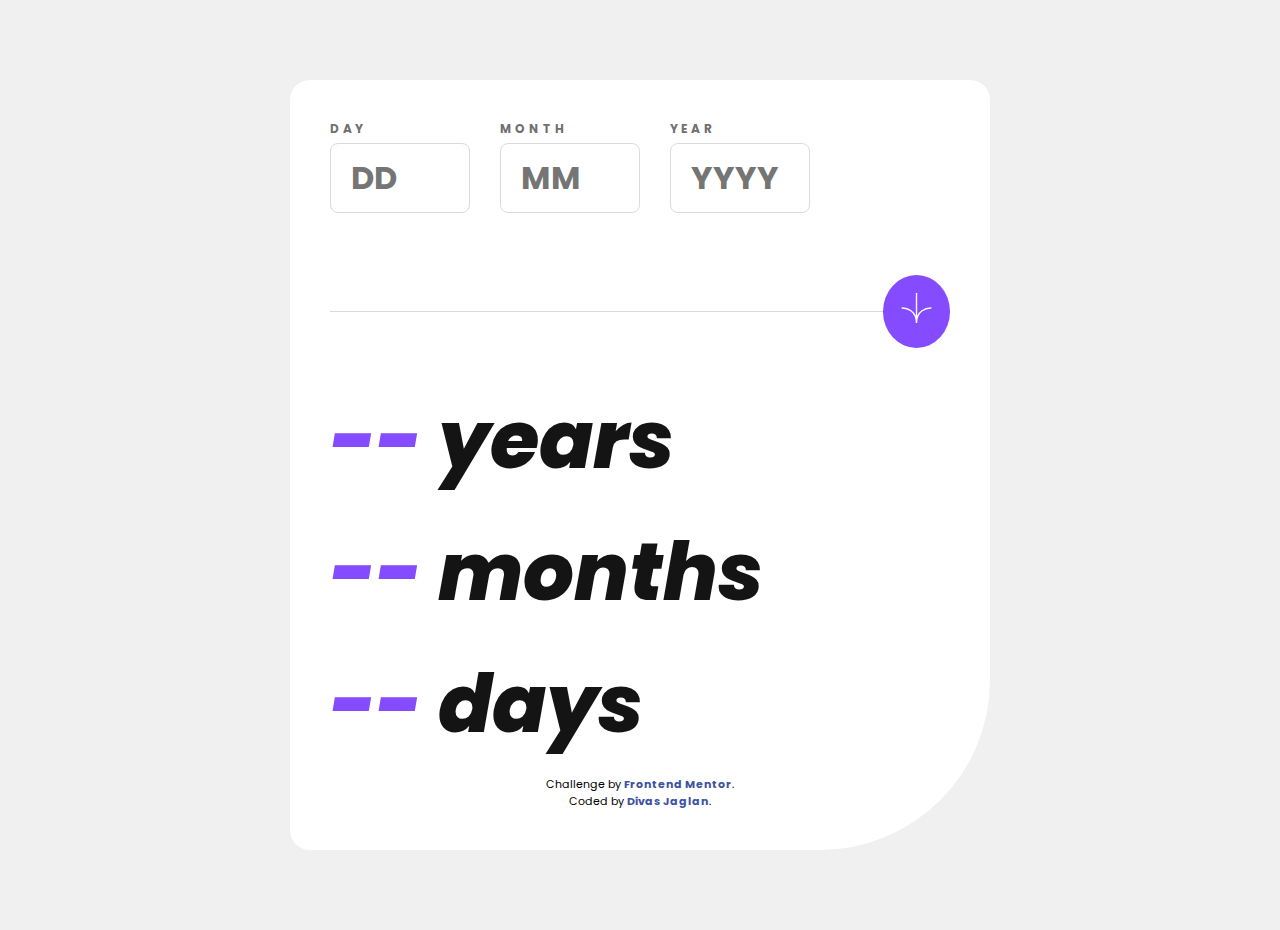
<file: age-calculator-app-main/index.html>
<!DOCTYPE html>
<html lang="en">
  <head>
    <meta charset="UTF-8" />
    <meta name="viewport" content="width=device-width, initial-scale=1.0" />
    <!-- displays site properly based on user's device -->

    <link
      rel="icon"
      type="image/png"
      sizes="32x32"
      href="./assets/images/favicon-32x32.png"
    />
    <link rel="stylesheet" href="./styleReset.css" />
    <link rel="stylesheet" href="./styles.css" />

    <title>Frontend Mentor | Age calculator app</title>
  </head>
  <body>
    <main>
      <section class="inputs">
        <div class="input">
          <label for="day">Day</label>
          <input type="text" id="day" placeholder="DD" />
          <div class="error"></div>
        </div>

        <div class="input">
          <label for="month">Month</label>
          <input type="text" id="month" placeholder="MM" />
          <div class="error"></div>
        </div>

        <div class="input">
          <label for="year">Year</label>
          <input type="text" id="year" placeholder="YYYY" />
        </div>
      </section>

      <div class="button-content">
        <div class="line-1"></div>
        <button><img src="./assets/images/icon-arrow.svg" alt="" /></button>
        <div class="line-2"></div>
      </div>

      <div class="result"><span>--</span> years</div>
      <div class="result"><span>--</span> months</div>
      <div class="result"><span>--</span> days</div>
      <footer>
        <div class="attribution">
          <div>
            Challenge by
            <a
              href="https://www.frontendmentor.io?ref=challenge"
              target="_blank"
              >Frontend Mentor</a
            >.
          </div>
          <div>Coded by <a href="#">Divas Jaglan</a>.</div>
        </div>
      </footer>
    </main>
  </body>
</html>
</file>
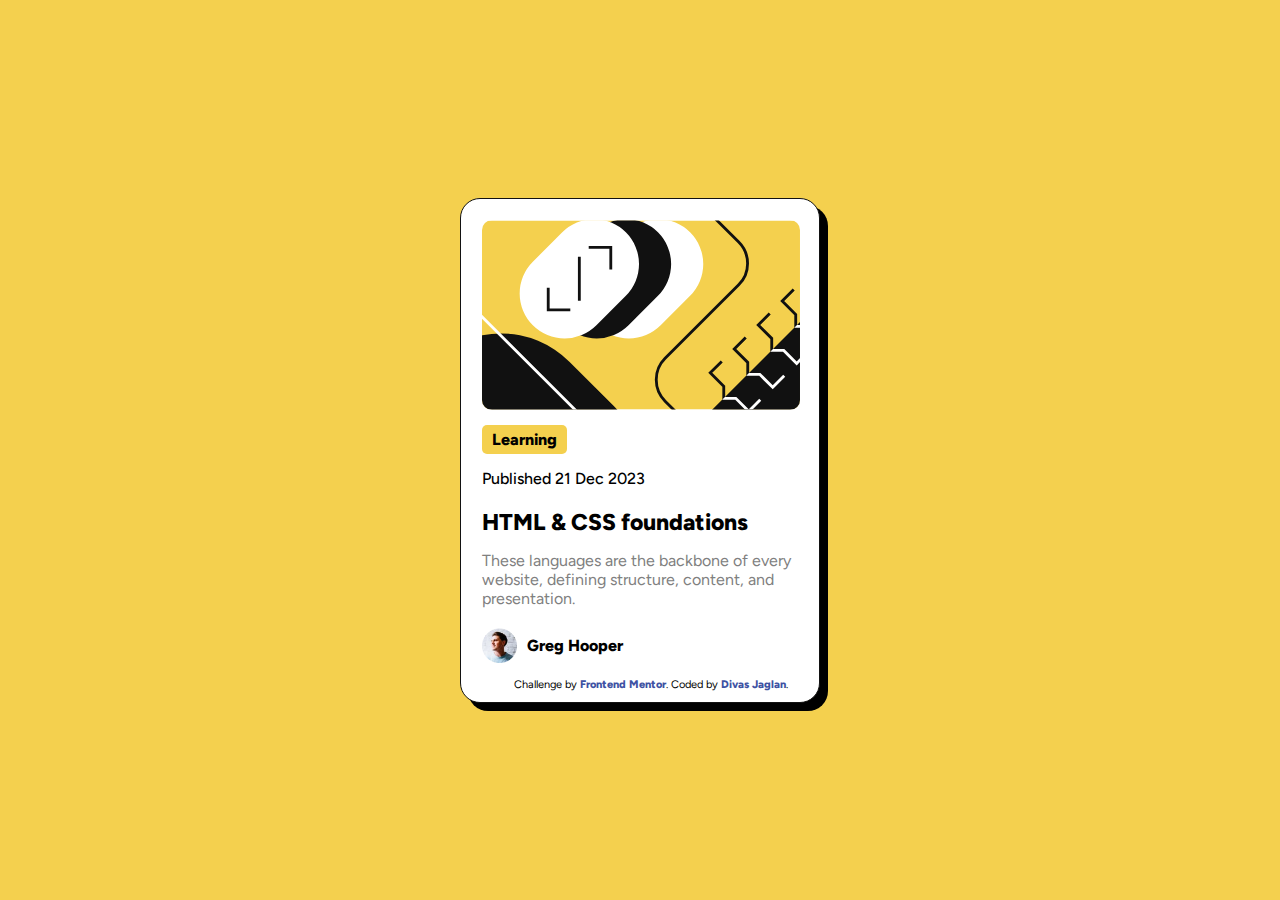
<file: blog-preview-card-main/index.html>
<!DOCTYPE html>
<html lang="en">
  <head>
    <meta charset="UTF-8" />
    <meta name="viewport" content="width=device-width, initial-scale=1.0" />
    <!-- displays site properly based on user's device -->

    <link
      rel="icon"
      type="image/png"
      sizes="32x32"
      href="./assets/images/favicon-32x32.png"
    />

    <title>Blog preview card</title>
    <link rel="stylesheet" href="./styleReset.css" />
    <link rel="stylesheet" href="./styles.css" />

    <!-- Feel free to remove these styles or customise in your own stylesheet 👍 -->
  </head>
  <body>
    <div class="container">
      <img
        class="banner"
        src="./assets/images/illustration-article.svg"
        alt=""
      />
      <span class="cardName">Learning</span>
      <span class="publishDate">Published 21 Dec 2023</span>
      <span class="heading">HTML & CSS foundations</span>
      <p>
        These languages are the backbone of every website, defining structure,
        content, and presentation.
      </p>
      <div class="avatarBox">
        <img class="avatar" src="./assets/images/image-avatar.webp" alt="" />
        <span class="avatarName">Greg Hooper</span>
      </div>

      <div class="attribution">
        Challenge by
        <a href="https://www.frontendmentor.io?ref=challenge" target="_blank"
          >Frontend Mentor</a
        >. Coded by
        <a
          target="_blank"
          href="https://www.linkedin.com/in/divas-jaglan-9127b126b/"
          >Divas Jaglan</a
        >.
      </div>
    </div>
  </body>
</html>
</file>
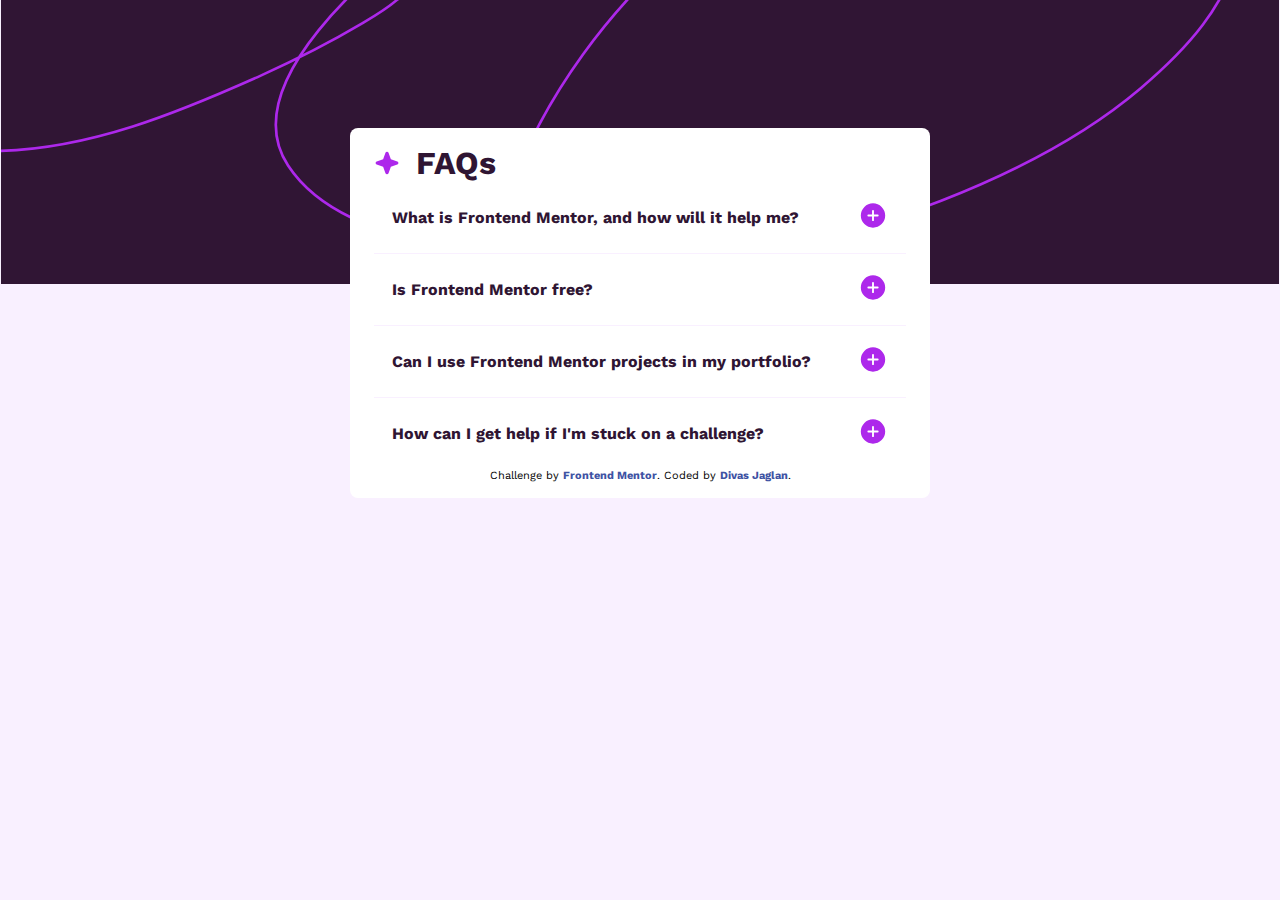
<file: faq-accordion-main/index.html>
<!DOCTYPE html>
<html lang="en">
  <head>
    <meta charset="UTF-8" />
    <meta name="viewport" content="width=device-width, initial-scale=1.0" />

    <link
      rel="icon"
      type="image/png"
      sizes="32x32"
      href="./assets/images/favicon-32x32.png"
    />
    <link rel="stylesheet" href="./styleReset.css" />
    <link rel="stylesheet" href="./styles.css" />

    <title>Frontend Mentor | FAQ accordion</title>

  </head>
  <body>
    <main>
      <div class="heading">
        <div class="star"></div>
        <span>FAQs</span>
      </div>
      <button class="accordion" ">
        What is Frontend Mentor, and how will it help me?
      </button>
      <div class="panel">
        <p>
          Frontend Mentor offers realistic coding challenges to help developers
          improve their frontend coding skills with projects in HTML, CSS, and
          JavaScript. It's suitable for all levels and ideal for portfolio
          building.
        </p>
      </div>

      <hr/>

      <button class="accordion">Is Frontend Mentor free?</button>
      <div class="panel">
        <p>
          Yes, Frontend Mentor offers both free and premium coding challenges,
          with the free option providing access to a range of projects suitable
          for all skill levels.
        </p>
      </div>

      <hr/>

      <button class="accordion">
        Can I use Frontend Mentor projects in my portfolio?
      </button>
      <div class="panel">
        <p>
          Yes, you can use projects completed on Frontend Mentor in your
          portfolio. It's an excellent way to showcase your skills to potential
          employers!
        </p>
      </div>

      <hr/>

      <button class="accordion">
        How can I get help if I'm stuck on a challenge?
      </button>
      <div class="panel">
        <p>
          The best place to get help is inside Frontend Mentor's Discord
          community. There's a help channel where you can ask questions and seek
          support from other community members.
        </p>
      </div>

      <div class="attribution">
        Challenge by
        <a href="https://www.frontendmentor.io?ref=challenge" target="_blank"
          >Frontend Mentor</a
        >. Coded by <a href="#">Divas Jaglan</a>.
      </div>
    </main>
    <script src="./script.js"></script>
  </body>
</html>
</file>
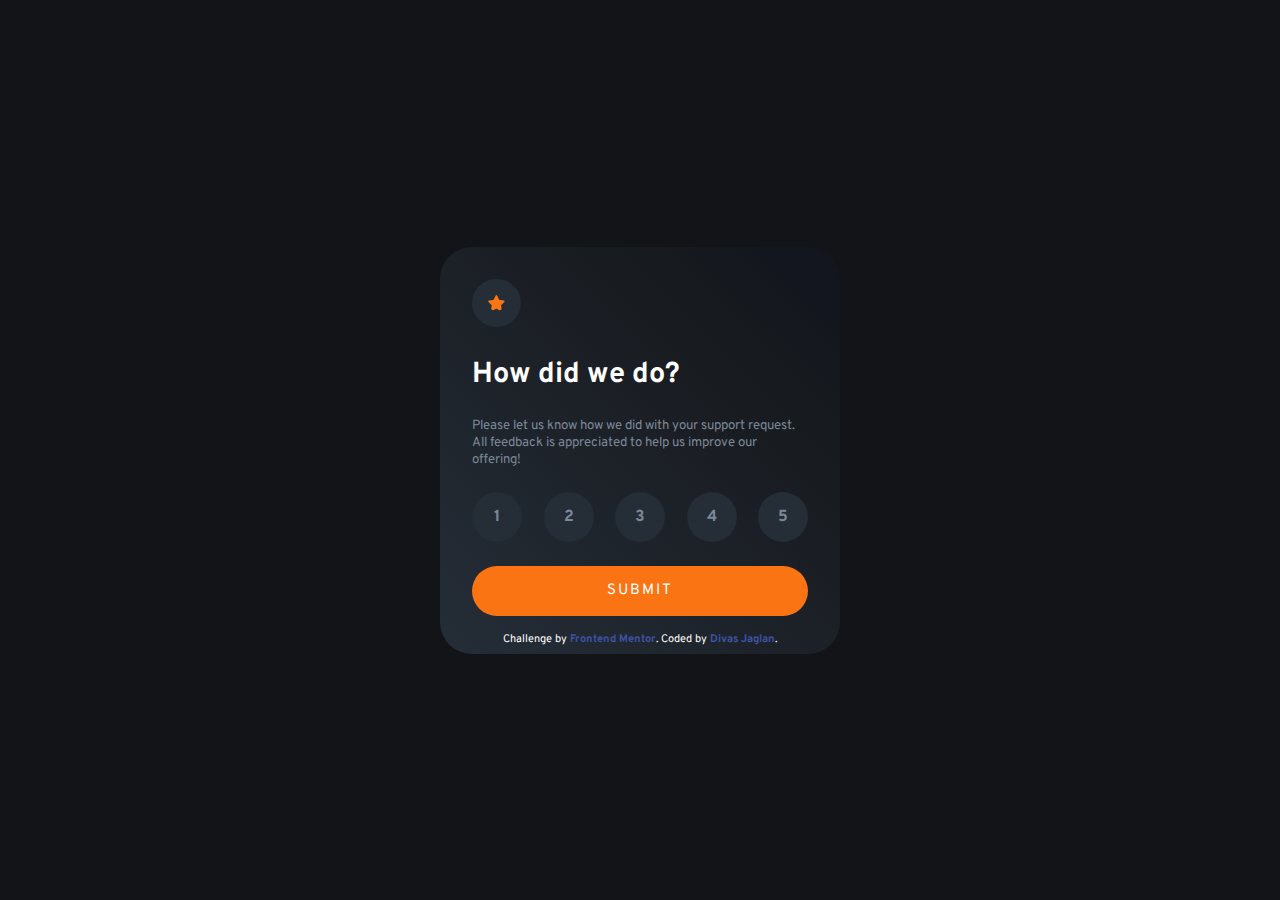
<file: interactive-rating-component-main/index.html>
<!DOCTYPE html>
<html lang="en">
  <head>
    <meta charset="UTF-8" />
    <meta name="viewport" content="width=device-width, initial-scale=1.0" />
    <!-- displays site properly based on user's device -->

    <link
      rel="icon"
      type="image/png"
      sizes="32x32"
      href="./images/favicon-32x32.png"
    />
    <link rel="stylesheet" href="./styleReset.css" />
    <link rel="stylesheet" href="./styles.css" />

    <title>Frontend Mentor | Interactive rating component</title>
  </head>
  <body>
    <main>
      <form id="form">
        <!-- Rating state start -->

        <div class="star">
          <img src="./images/icon-star.svg" alt="star-icon" />
        </div>
        <h2>How did we do?</h2>
        <p>
          Please let us know how we did with your support request. All feedback
          is appreciated to help us improve our offering!
        </p>
        <ul>
          <li><button class="num">1</button></li>
          <li><button class="num">2</button></li>
          <li><button class="num">3</button></li>
          <li><button class="num">4</button></li>
          <li><button class="num">5</button></li>
        </ul>
        <button id="submit-btn">Submit</button>

        <!-- Rating state end -->
      </form>

      <div id="feedback">
        <!-- Thank you state start -->
        <div class="feedback-img">
          <img src="./images/illustration-thank-you.svg" alt="" />
        </div>
        <div class="rating-description">
          You selected
          <span id="rating"></span>
          out of 5
        </div>

        <h2>Thank you!</h2>

        <p>
          We appreciate you taking the time to give a rating. If you ever need
          more support, don’t hesitate to get in touch!
        </p>
      </div>

      <!-- Thank you state end -->

      <div class="attribution">
        Challenge by
        <a href="https://www.frontendmentor.io?ref=challenge" target="_blank"
          >Frontend Mentor</a
        >. Coded by <a href="#">Divas Jaglan</a>.
      </div>
    </main>
    <script src="./script.js"></script>
  </body>
</html>
</file>
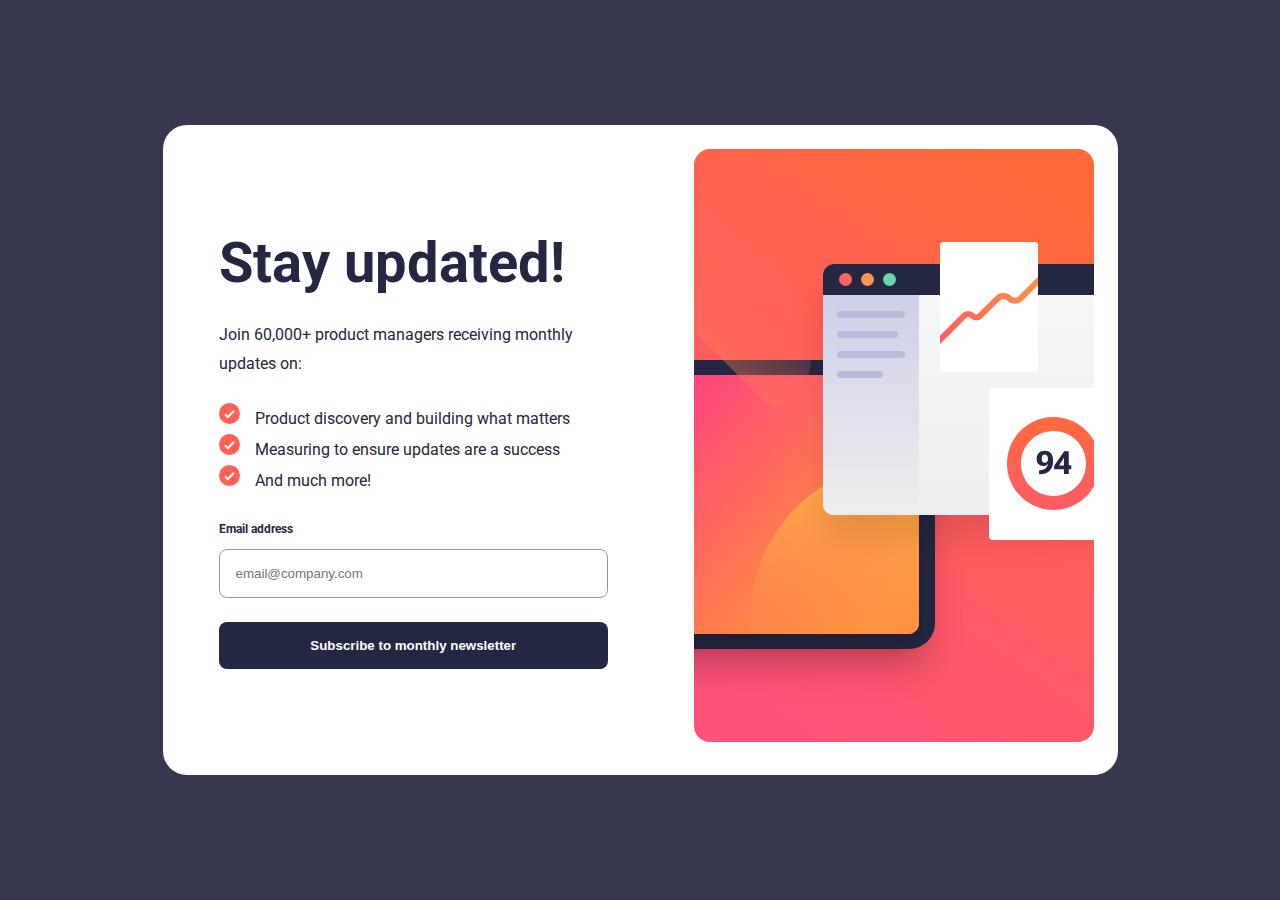
<file: newsletter-sign-up-with-success-message-main/index.html>
<!DOCTYPE html>
<html lang="en">
  <head>
    <meta charset="UTF-8" />
    <meta name="viewport" content="width=device-width, initial-scale=1.0" />
    <!-- displays site properly based on user's device -->

    <link
      rel="icon"
      type="image/png"
      sizes="32x32"
      href="./assets/images/favicon-32x32.png"
    />

    <title>
      Frontend Mentor | Newsletter sign-up form with success message
    </title>

    <!-- Feel free to remove these styles or customise in your own stylesheet 👍 -->
    <link rel="stylesheet" href="./styles.css" />
  </head>
  <body>
    <div id="container" class="container noSuccess">
      <div id="left" class="left">
        <div class="left-info">
          <h1>Stay updated!</h1>
          <p>Join 60,000+ product managers receiving monthly updates on:</p>

          <ul>
            <li>Product discovery and building what matters</li>

            <li>Measuring to ensure updates are a success</li>

            <li>And much more!</li>
          </ul>
        </div>

        <form class="form">
          <div class="form-item">
            <label for="email">
              <p>Email address</p>
              <p id="error" class="error">Valid email required!</p>
            </label>
            <input type="email" placeholder="email@company.com" id="email" />
          </div>
          <div class="form-item">
            <button id="submit-btn" type="submit" class="submit-btn">
              Subscribe to monthly newsletter
            </button>
          </div>
        </form>
      </div>

      <div id="right" class="right">
        <picture>
          <source
            media="(max-width: 768px)"
            src="./assets/images/illustration-sign-up-mobile.svg"
          />
          <img src="./assets/images/illustration-sign-up-desktop.svg" alt="" />
        </picture>
      </div>
      <div id="confirm-message" class="confirm-message">
        <img src="./assets/images/icon-success.svg" alt="" />
        <h2>Thanks for subscribing!</h2>
        <p>
          A confirmation email has been sent to
          <span id="user-email" class="user-email"></span>. Please open it and
          click the button inside to confirm your subscription.
        </p>
        <button id="dismiss-btn" class="dismiss-btn">Dismiss message</button>
      </div>
    </div>
    <script src="./script.js"></script>
  </body>
</html>
</file>
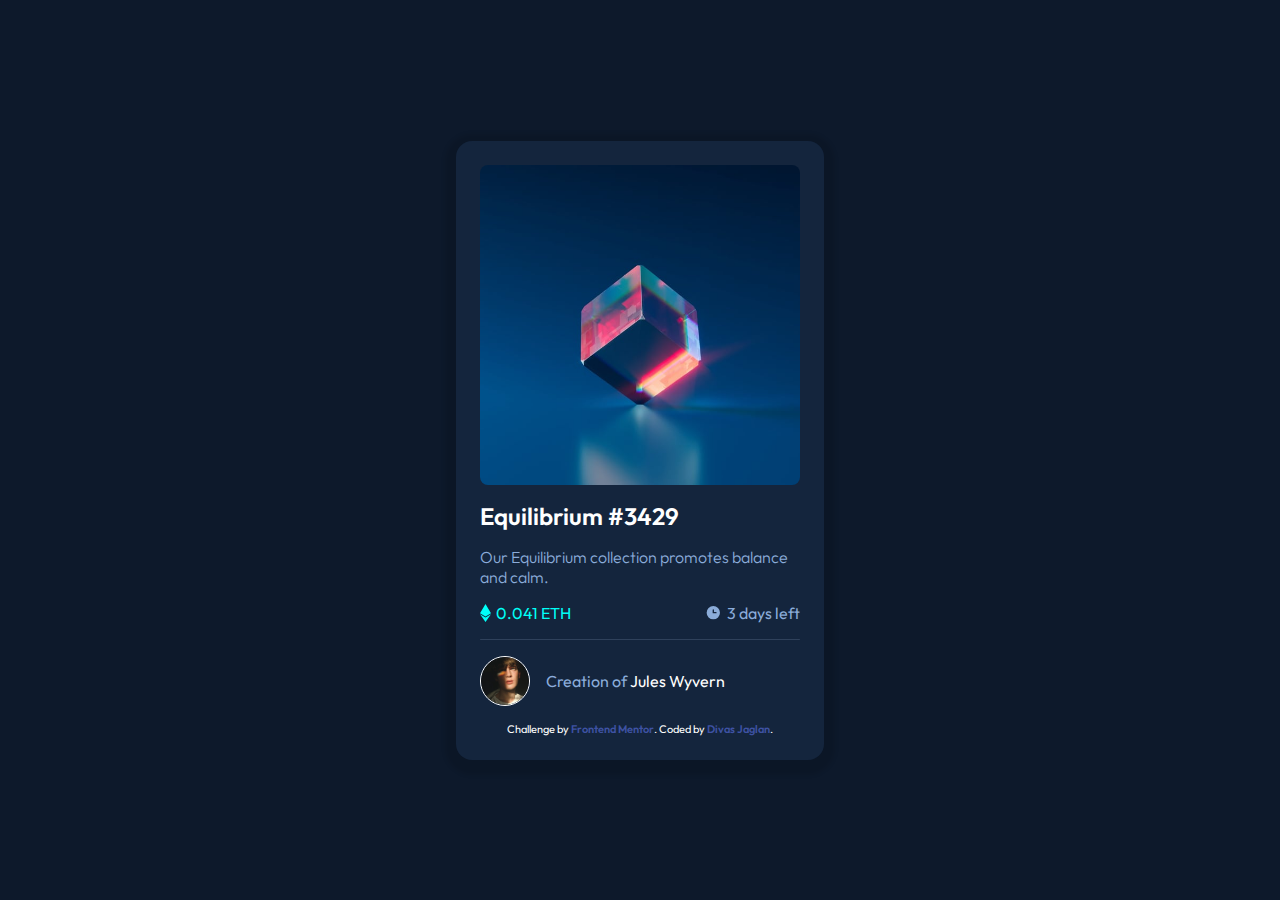
<file: nft-preview-card-component-main/index.html>
<!DOCTYPE html>
<html lang="en">
  <head>
    <meta charset="UTF-8" />
    <meta name="viewport" content="width=device-width, initial-scale=1.0" />
    <!-- displays site properly based on user's device -->

    <link
      rel="icon"
      type="image/png"
      sizes="32x32"
      href="./images/favicon-32x32.png"
    />
    <link rel="stylesheet" href="./styleReset.css" />
    <link rel="stylesheet" href="./styles.css" />

    <title>Frontend Mentor | NFT preview card component</title>
  </head>
  <body>
    <main>
      <div class="container">
        <img
          src="./images/image-equilibrium.jpg"
          alt="Avatar"
          class="equilibrium"
        />
        <div class="overlay">
          <img class="view" src="./images/icon-view.svg" alt="" />
        </div>
      </div>

      <h2>Equilibrium #3429</h2>

      <p>Our Equilibrium collection promotes balance and calm.</p>

      <div class="eth-time">
        <span class="flex blue-bold">
          <img src="./images/icon-ethereum.svg" alt="" />0.041 ETH
        </span>
        <span class="flex time">
          <img src="./images/icon-clock.svg" alt="" />3 days left
        </span>
      </div>

      <div class="line"></div>

      <div class="creator">
        <img src="./images/image-avatar.png" alt="" />
        <div class="creation">
          <span>Creation of</span> <span class="name">Jules Wyvern</span>
        </div>
      </div>

      <div class="attribution">
        Challenge by
        <a href="https://www.frontendmentor.io?ref=challenge" target="_blank"
          >Frontend Mentor</a
        >. Coded by <a href="#">Divas Jaglan</a>.
      </div>
    </main>
  </body>
</html>
</file>
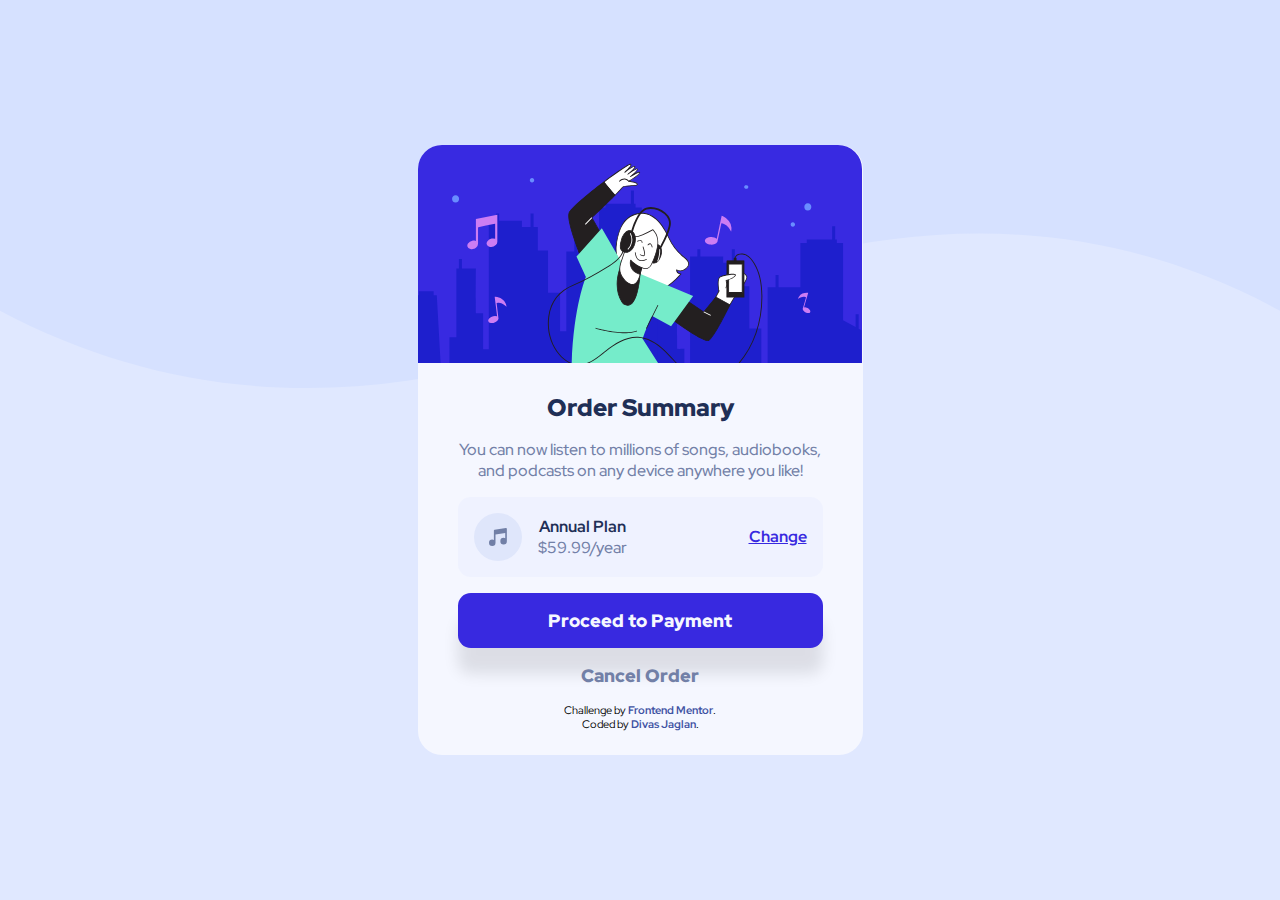
<file: order-summary-component-main/index.html>
<!DOCTYPE html>
<html lang="en">
  <head>
    <meta charset="UTF-8" />
    <meta name="viewport" content="width=device-width, initial-scale=1.0" />
    <!-- displays site properly based on user's device -->

    <link
      rel="icon"
      type="image/png"
      sizes="32x32"
      href="./images/favicon-32x32.png"
    />
    <link rel="stylesheet" href="./styleReset.css" />
    <link rel="stylesheet" href="./styles.css" />

    <title>Frontend Mentor | Order summary card</title>
  </head>
  <body>
    <div class="card">
      <img class="hero" src="./images/illustration-hero.svg" alt="" />

      <main>
        <h2>Order Summary</h2>
        <p>
          You can now listen to millions of songs, audiobooks, and podcasts on
          any device anywhere you like!
        </p>
        <div class="plan-card">
          <div class="music-plan-price">
            <img src="./images/icon-music.svg" alt="" />
            <div class="plan-price">
              <span class="plan">Annual Plan</span>
              <span class="price">$59.99/year</span>
            </div>
          </div>
          <span class="change">Change</span>
        </div>
        <button class="payment-button">Proceed to Payment</button>
        <button class="cancel-button">Cancel Order</button>

        <div class="attribution">
          <div>
            Challenge by
            <a
              href="https://www.frontendmentor.io?ref=challenge"
              target="_blank"
              >Frontend Mentor</a
            >.
          </div>
          <div>Coded by <a href="#">Divas Jaglan</a>.</div>
        </div>
      </main>
    </div>
  </body>
</html>
</file>
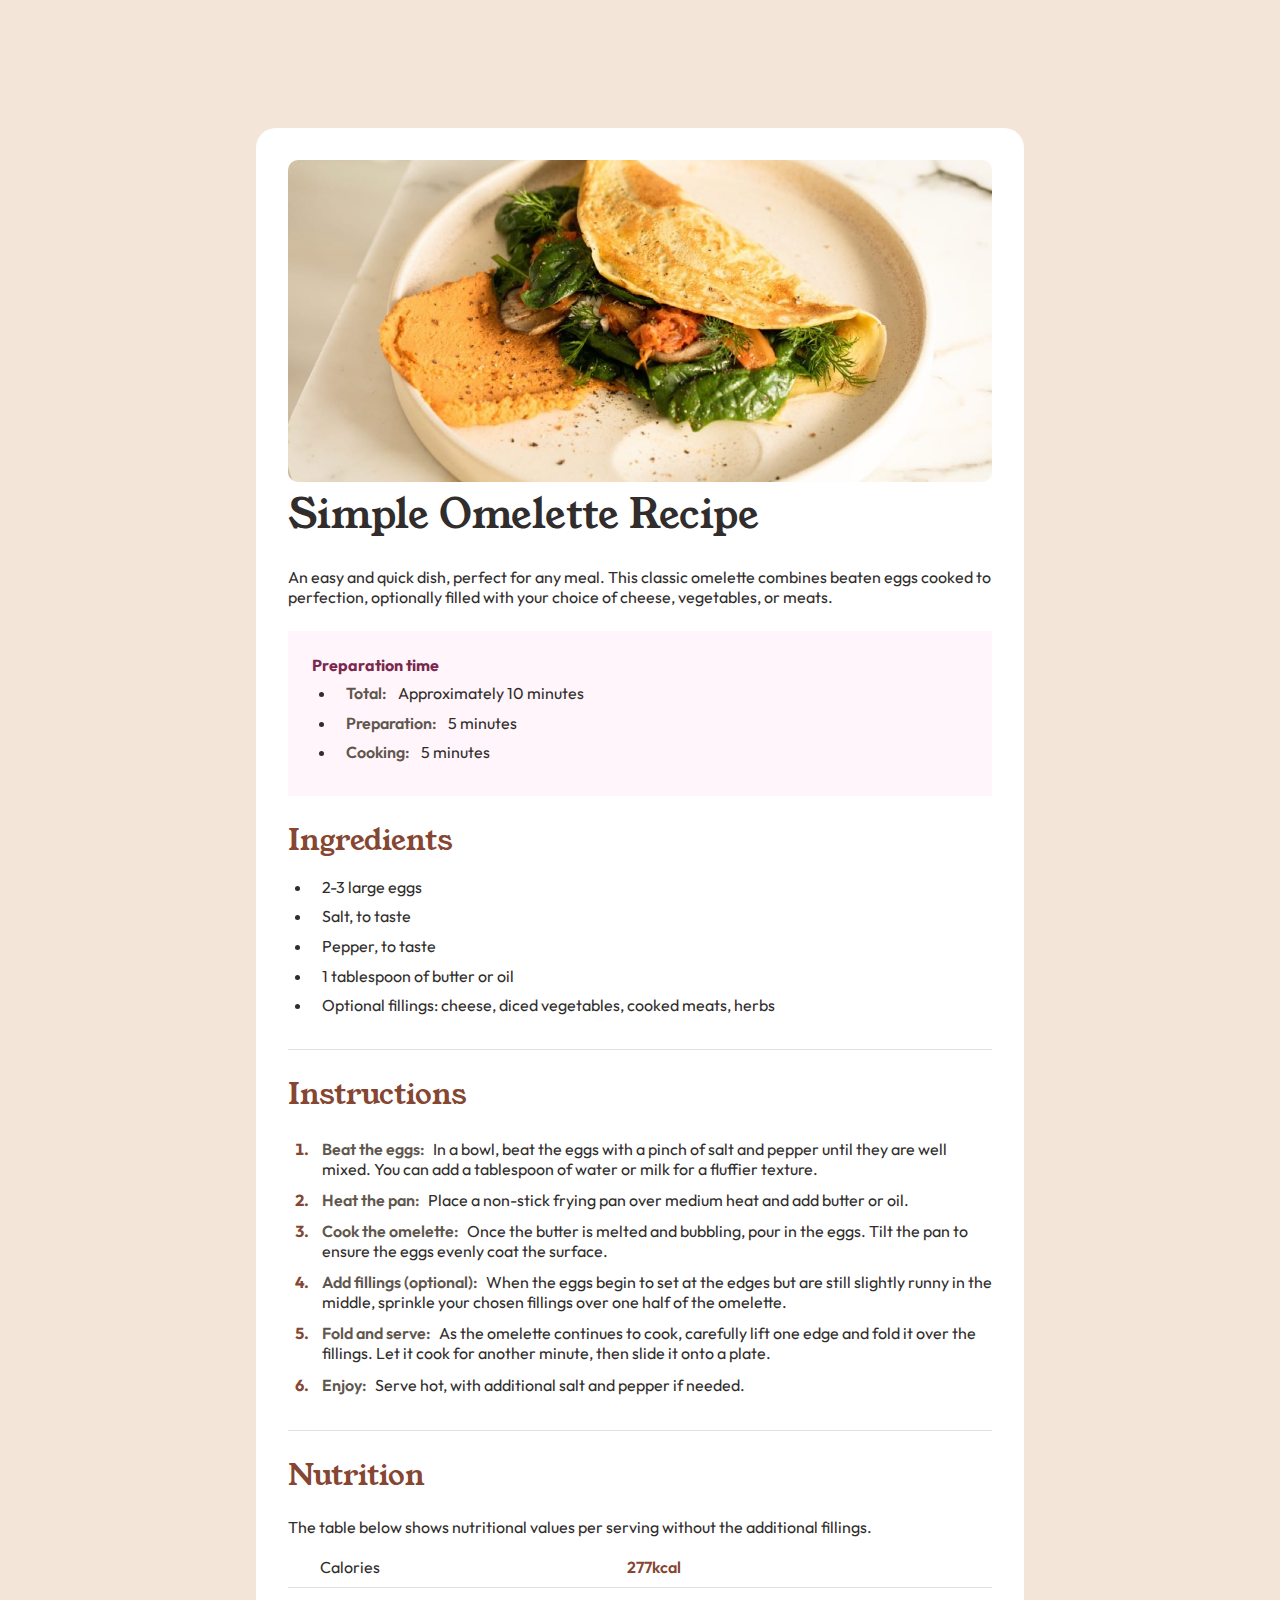
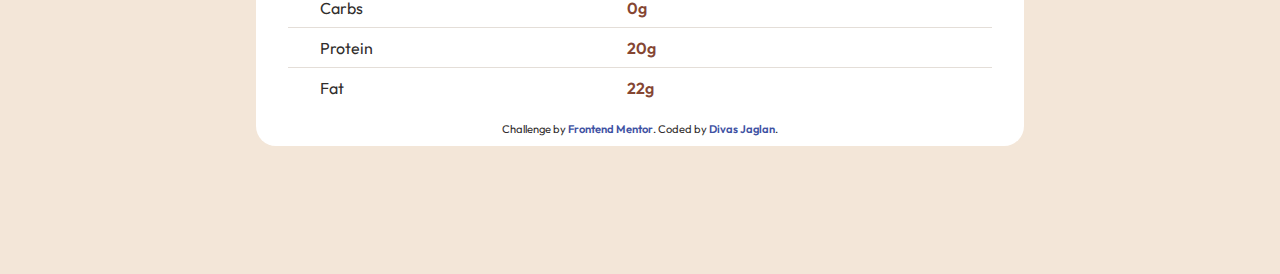
<file: recipe-page-main/index.html>
<!DOCTYPE html>
<html lang="en">
  <head>
    <meta charset="UTF-8" />
    <meta name="viewport" content="width=device-width, initial-scale=1.0" />
    <!-- displays site properly based on user's device -->

    <link
      rel="icon"
      type="image/png"
      sizes="32x32"
      href="./assets/images/favicon-32x32.png"
    />

    <title>Frontend Mentor | Recipe page</title>

    <link rel="stylesheet" href="./styleReset.css" />
    <link rel="stylesheet" href="./styles.css" />
  </head>
  <body>
    <div class="container">
      <img class="omelette" src="./assets/images/image-omelette.jpeg" alt="" />
      <div class="content">
        <h1>Simple Omelette Recipe</h1>
        <p>
          An easy and quick dish, perfect for any meal. This classic omelette
          combines beaten eggs cooked to perfection, optionally filled with your
          choice of cheese, vegetables, or meats.
        </p>

        <div class="preparation">
          <span class="prepHeading">Preparation time</span>
          <ul>
            <li>
              <span class="subHeading">Total:</span> Approximately 10 minutes
            </li>
            <li><span class="subHeading">Preparation:</span> 5 minutes</li>
            <li><span class="subHeading">Cooking:</span> 5 minutes</li>
          </ul>
        </div>

        <div class="ingredients">
          <span class="heading">Ingredients</span>
          <ul>
            <li>2-3 large eggs</li>
            <li>Salt, to taste</li>
            <li>Pepper, to taste</li>
            <li>1 tablespoon of butter or oil</li>
            <li>
              Optional fillings: cheese, diced vegetables, cooked meats, herbs
            </li>
          </ul>
        </div>

        <hr class="hr" />

        <div class="instructions">
          <span class="heading">Instructions</span>
          <ul>
            <li>
              <span class="subHeading">Beat the eggs:</span>In a bowl, beat the
              eggs with a pinch of salt and pepper until they are well mixed.
              You can add a tablespoon of water or milk for a fluffier texture.
            </li>
            <li>
              <span class="subHeading">Heat the pan:</span>Place a non-stick
              frying pan over medium heat and add butter or oil.
            </li>
            <li>
              <span class="subHeading">Cook the omelette:</span>Once the butter
              is melted and bubbling, pour in the eggs. Tilt the pan to ensure
              the eggs evenly coat the surface.
            </li>
            <li>
              <span class="subHeading">Add fillings (optional):</span>When the
              eggs begin to set at the edges but are still slightly runny in the
              middle, sprinkle your chosen fillings over one half of the
              omelette.
            </li>
            <li>
              <span class="subHeading">Fold and serve:</span>As the omelette
              continues to cook, carefully lift one edge and fold it over the
              fillings. Let it cook for another minute, then slide it onto a
              plate.
            </li>
            <li>
              <span class="subHeading">Enjoy:</span>Serve hot, with additional
              salt and pepper if needed.
            </li>
          </ul>
        </div>

        <hr class="hr" />

        <div class="nutritions">
          <span class="heading">Nutrition</span>
          <p>
            The table below shows nutritional values per serving without the
            additional fillings.
          </p>

          <div class="nutrition">
            <span class="nutritionName">Calories</span>
            <span class="nutritionValue">277kcal</span>
          </div>
          <hr />
          <div class="nutrition">
            <span class="nutritionName">Carbs</span>
            <span class="nutritionValue">0g</span>
          </div>
          <hr />
          <div class="nutrition">
            <span class="nutritionName">Protein</span>
            <span class="nutritionValue">20g</span>
          </div>
          <hr />
          <div class="nutrition">
            <span class="nutritionName">Fat</span>
            <span class="nutritionValue">22g</span>
          </div>
        </div>

        <div class="attribution">
          Challenge by
          <a href="https://www.frontendmentor.io?ref=challenge" target="_blank"
            >Frontend Mentor</a
          >. Coded by <a href="#">Divas Jaglan</a>.
        </div>
      </div>
    </div>
  </body>
</html>
</file>
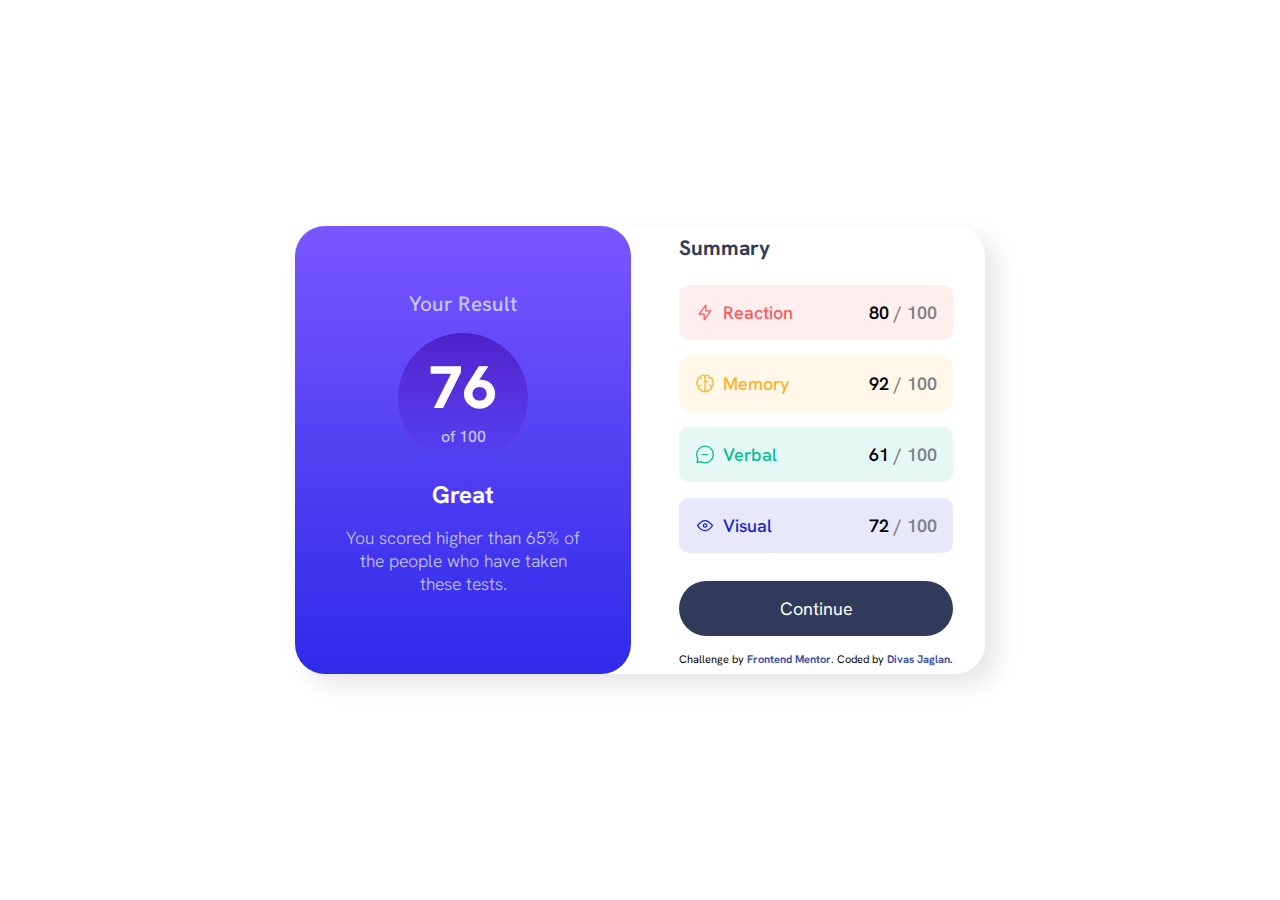
<file: results-summary-component-main/index.html>
<!DOCTYPE html>
<html lang="en">
  <head>
    <meta charset="UTF-8" />
    <meta name="viewport" content="width=device-width, initial-scale=1.0" />
    <!-- displays site properly based on user's device -->

    <link
      rel="icon"
      type="image/png"
      sizes="32x32"
      href="./assets/images/favicon-32x32.png"
    />
    <link rel="stylesheet" href="./styleReset.css" />
    <link rel="stylesheet" href="./styles.css" />

    <title>Frontend Mentor | Results summary component</title>
  </head>
  <body>
    <main>
      <section class="result">
        <p>Your Result</p>
        <div class="circle"><span class="score">76</span> of 100</div>
        <div class="great">Great</div>
        <p>
          You scored higher than 65% of the people who have taken these tests.
        </p>
      </section>
      <section>
        <span class="summary">Summary</span>
        <div class="reaction card">
          <span class="left"
            ><img src="./assets/images/icon-reaction.svg" alt="" />
            <span class="cardName">Reaction</span></span
          >
          <span class="right">80 <span class="total">/ 100</span></span>
        </div>
        <div class="memory card">
          <span class="left"
            ><img src="./assets/images/icon-memory.svg" alt="" /><span
              class="cardName"
              >Memory</span
            >
          </span>
          <span class="right">92 <span class="total">/ 100</span></span>
        </div>
        <div class="verbal card">
          <span class="left"
            ><img src="./assets/images/icon-verbal.svg" alt="" /><span
              class="cardName"
              >Verbal</span
            ></span
          >
          <span class="right"> 61 <span class="total">/ 100</span></span>
        </div>
        <div class="visual card">
          <span class="left"
            ><img src="./assets/images/icon-visual.svg" alt="" /><span
              class="cardName"
              >Visual</span
            ></span
          >
          <span class="right"> 72 <span class="total">/ 100</span></span>
        </div>
        <button>Continue</button>
        <div class="attribution">
          Challenge by
          <a href="https://www.frontendmentor.io?ref=challenge" target="_blank"
            >Frontend Mentor</a
          >. Coded by <a href="#">Divas Jaglan</a>.
        </div>
      </section>
    </main>
  </body>
</html>
</file>
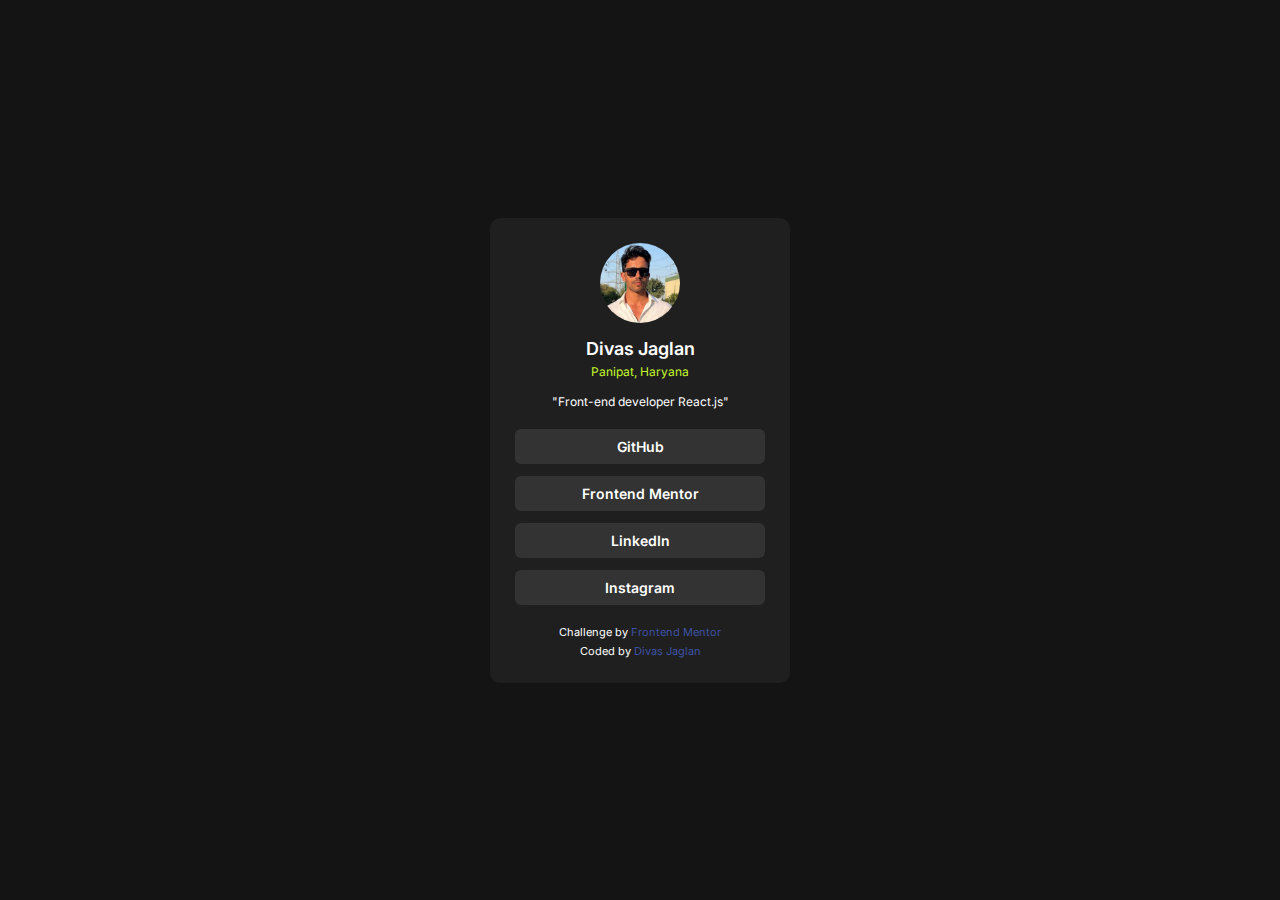
<file: social-links-profile-main/index.html>
<!DOCTYPE html>
<html lang="en">
  <head>
    <meta charset="UTF-8" />
    <meta name="viewport" content="width=device-width, initial-scale=1.0" />
    <!-- displays site properly based on user's device -->

    <link
      rel="icon"
      type="image/png"
      sizes="32x32"
      href="./assets/images/favicon-32x32.png"
    />

    <title>Frontend Mentor | Social links profile</title>

    <!-- Feel free to remove these styles or customise in your own stylesheet 👍 -->
    <link rel="stylesheet" href="./styleReset.css" />
    <link rel="stylesheet" href="./styles.css" />
  </head>
  <body>
    <div class="container">
      <img class="avatar" src="./assets/images/avatar-divas.jpg" alt="" />
      <span class="name">Divas Jaglan</span>
      <span class="address">Panipat, Haryana</span>
      <span class="work">"Front-end developer React.js"</span>
      <ul class="skills">
        <li><a href="https://github.com/DivasJaglan">GitHub</a></li>
        <li>
          <a href="https://www.frontendmentor.io/home">Frontend Mentor</a>
        </li>
        <li>
          <a href="https://www.linkedin.com/in/divas-jaglan-9127b126b/"
            >LinkedIn</a
          >
        </li>
        <li><a href="https://www.instagram.com/jaglan_divas/">Instagram</a></li>
      </ul>

      <div class="attribution">
        <div>
          Challenge by
          <a href="https://www.frontendmentor.io?ref=challenge" target="_blank"
            >Frontend Mentor</a
          >
        </div>
        <div>Coded by <a href="#">Divas Jaglan</a></div>
      </div>
    </div>
  </body>
</html>
</file>
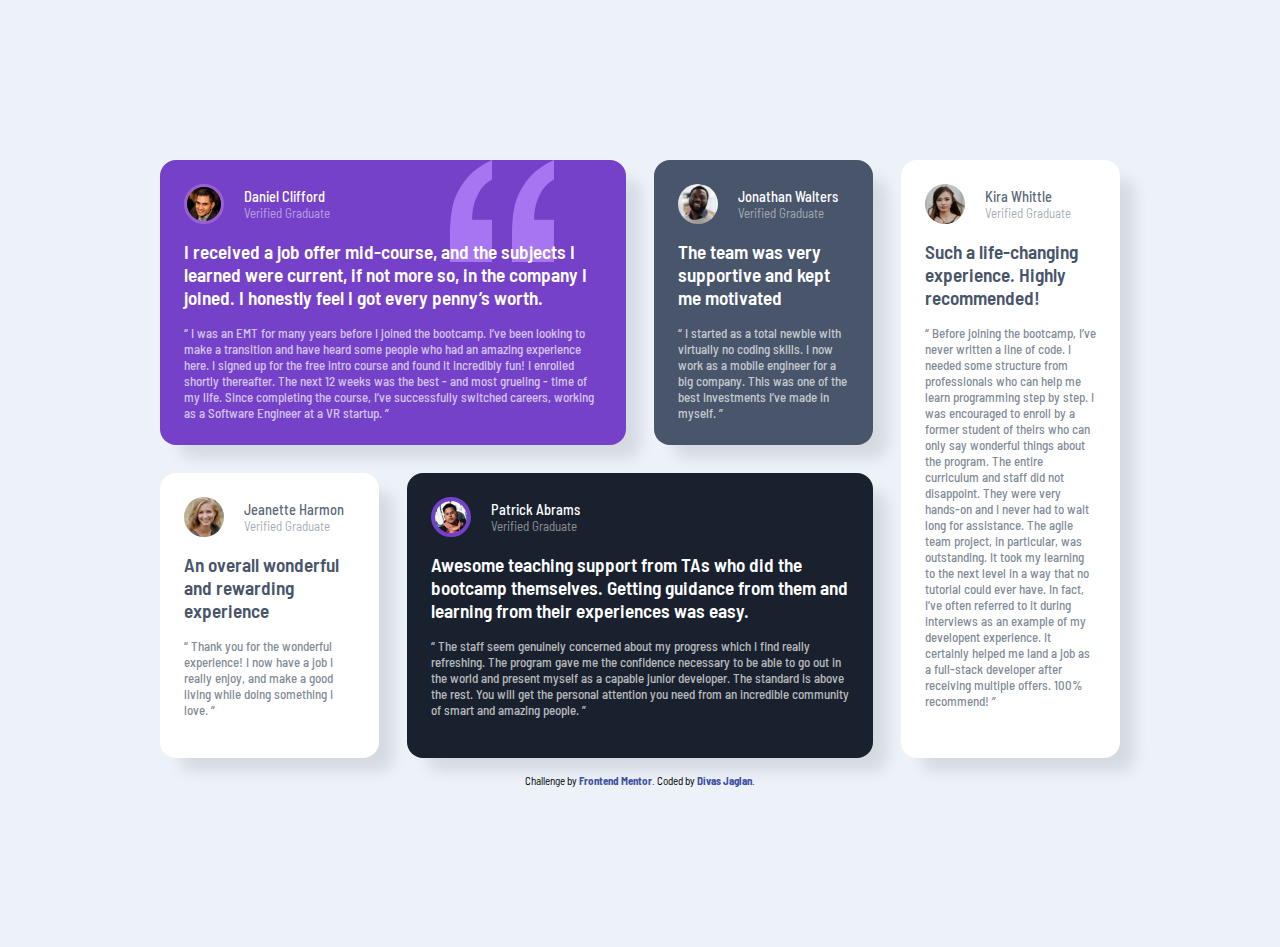
<file: testimonials-grid-section-main/index.html>
<!DOCTYPE html>
<html lang="en">
  <head>
    <meta charset="UTF-8" />
    <meta name="viewport" content="width=device-width, initial-scale=1.0" />
    <!-- displays site properly based on user's device -->

    <link
      rel="icon"
      type="image/png"
      sizes="32x32"
      href="./images/favicon-32x32.png"
    />

    <title>Frontend Mentor | Testimonials grid section</title>

    <!-- Feel free to remove these styles or customise in your own stylesheet 👍 -->
    <link rel="stylesheet" href="./styleReset.css" />
    <link rel="stylesheet" href="./styles.css" />
  </head>
  <body>
    <div class="container">
      <div class="testimonial testimonial-1">
        <div class="id">
          <img src="./images/image-daniel.jpg" alt="" />
          <div>
            <h4 class="name">Daniel Clifford</h4>
            <h5 class="status">Verified Graduate</h5>
          </div>
        </div>
        <p class="feedback">
          I received a job offer mid-course, and the subjects I learned were
          current, if not more so, in the company I joined. I honestly feel I
          got every penny’s worth.
        </p>
        <p class="review">
          “ I was an EMT for many years before I joined the bootcamp. I’ve been
          looking to make a transition and have heard some people who had an
          amazing experience here. I signed up for the free intro course and
          found it incredibly fun! I enrolled shortly thereafter. The next 12
          weeks was the best - and most grueling - time of my life. Since
          completing the course, I’ve successfully switched careers, working as
          a Software Engineer at a VR startup. ”
        </p>
      </div>

      <div class="testimonial testimonial-2">
        <div class="id">
          <img src="./images/image-jonathan.jpg" alt="" />
          <div>
            <h4 class="name">Jonathan Walters</h4>
            <h5 class="status">Verified Graduate</h5>
          </div>
        </div>
        <p class="feedback">
          The team was very supportive and kept me motivated
        </p>
        <p class="review">
          “ I started as a total newbie with virtually no coding skills. I now
          work as a mobile engineer for a big company. This was one of the best
          investments I’ve made in myself. ”
        </p>
      </div>

      <div class="testimonial testimonial-3">
        <div class="id">
          <img src="./images/image-jeanette.jpg" alt="" />
          <div>
            <h4 class="name">Jeanette Harmon</h4>
            <h5 class="status">Verified Graduate</h5>
          </div>
        </div>
        <p class="feedback">An overall wonderful and rewarding experience</p>
        <p class="review">
          “ Thank you for the wonderful experience! I now have a job I really
          enjoy, and make a good living while doing something I love. ”
        </p>
      </div>

      <div class="testimonial testimonial-4">
        <div class="id">
          <img src="./images/image-patrick.jpg" alt="" />
          <div>
            <h4 class="name">Patrick Abrams</h4>
            <h5 class="status">Verified Graduate</h5>
          </div>
        </div>
        <p class="feedback">
          Awesome teaching support from TAs who did the bootcamp themselves.
          Getting guidance from them and learning from their experiences was
          easy.
        </p>
        <p class="review">
          “ The staff seem genuinely concerned about my progress which I find
          really refreshing. The program gave me the confidence necessary to be
          able to go out in the world and present myself as a capable junior
          developer. The standard is above the rest. You will get the personal
          attention you need from an incredible community of smart and amazing
          people. ”
        </p>
      </div>

      <div class="testimonial testimonial-5">
        <div class="id">
          <img src="./images/image-kira.jpg" alt="" />
          <div>
            <h4 class="name">Kira Whittle</h4>
            <h5 class="status">Verified Graduate</h5>
          </div>
        </div>
        <p class="feedback">
          Such a life-changing experience. Highly recommended!
        </p>
        <p class="review">
          “ Before joining the bootcamp, I’ve never written a line of code. I
          needed some structure from professionals who can help me learn
          programming step by step. I was encouraged to enroll by a former
          student of theirs who can only say wonderful things about the program.
          The entire curriculum and staff did not disappoint. They were very
          hands-on and I never had to wait long for assistance. The agile team
          project, in particular, was outstanding. It took my learning to the
          next level in a way that no tutorial could ever have. In fact, I’ve
          often referred to it during interviews as an example of my developent
          experience. It certainly helped me land a job as a full-stack
          developer after receiving multiple offers. 100% recommend! ”
        </p>
      </div>
    </div>
    <div class="attribution">
      Challenge by
      <a href="https://www.frontendmentor.io?ref=challenge" target="_blank"
        >Frontend Mentor</a
      >. Coded by <a href="#">Divas Jaglan</a>.
    </div>
  </body>
</html>
</file>
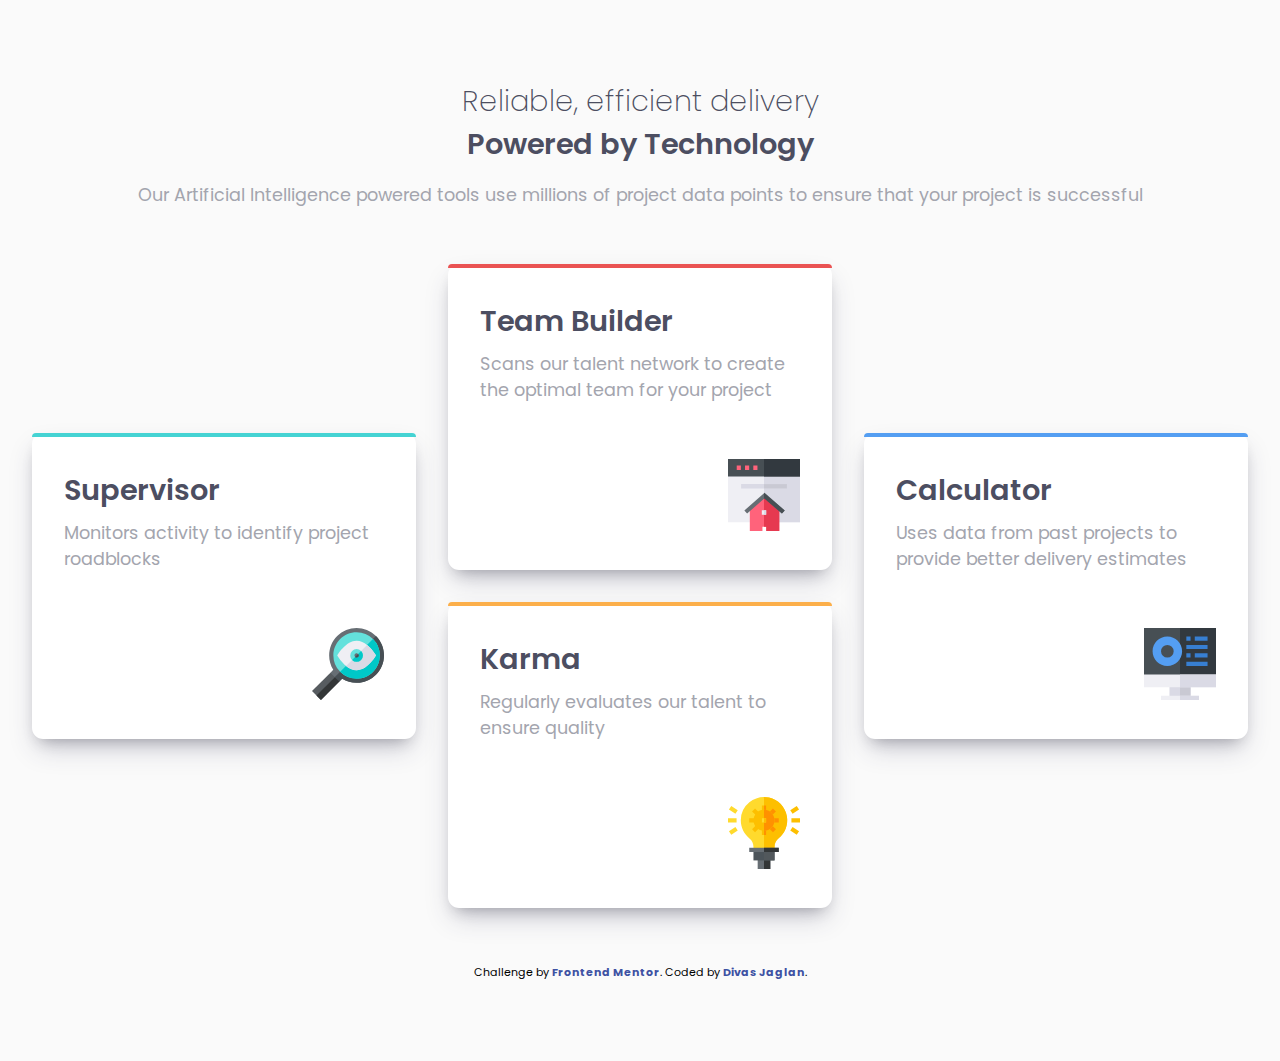
<file: four-card-feature-section-master/four-card-feature-section-master/index.html>
<!DOCTYPE html>
<html lang="en">
  <head>
    <meta charset="UTF-8" />
    <meta name="viewport" content="width=device-width, initial-scale=1.0" />
    <!-- displays site properly based on user's device -->

    <link
      rel="icon"
      type="image/png"
      sizes="32x32"
      href="./images/favicon-32x32.png"
    />

    <title>Frontend Mentor | Four card feature section</title>

    <!-- Feel free to remove these styles or customise in your own stylesheet 👍 -->
    <link rel="stylesheet" href="./styles.css" />
    <link rel="stylesheet" href="./styleReset.css" />
  </head>
  <body>
    <div class="container">
      <div class="head">
        <span class="character">Reliable, efficient delivery</span>
        <h2 class="poweredBy">Powered by Technology</h2>
        <p class="description">
          Our Artificial Intelligence powered tools use millions of project data
          points to ensure that your project is successful
        </p>
      </div>

      <div class="cards">
        <div class="card card-1">
          <hr class="hr1" />
          <div class="cardContent">
            <span class="heading">Supervisor</span>
            <p class="definition">
              Monitors activity to identify project roadblocks
            </p>
            <div class="img">
              <img src="./images/icon-supervisor.svg" alt="" />
            </div>
          </div>
        </div>

        <div class="middle-content">
          <div class="card">
            <hr class="hr2" />
            <div class="cardContent">
              <span class="heading">Team Builder</span>
              <p class="definition">
                Scans our talent network to create the optimal team for your
                project
              </p>

              <div class="img">
                <img src="./images/icon-team-builder.svg" alt="" />
              </div>
            </div>
          </div>

          <div class="card">
            <hr class="hr3" />
            <div class="cardContent">
              <span class="heading">Karma</span>
              <p class="definition">
                Regularly evaluates our talent to ensure quality
              </p>
              <div class="img">
                <img src="./images/icon-karma.svg" alt="" />
              </div>
            </div>
          </div>
        </div>

        <div class="card card-4">
          <hr class="hr4" />
          <div class="cardContent">
            <span class="heading">Calculator</span>
            <p class="definition">
              Uses data from past projects to provide better delivery estimates
            </p>
            <div class="img">
              <img src="./images/icon-calculator.svg" alt="" />
            </div>
          </div>
        </div>
      </div>

      <footer>
        <p class="attribution">
          Challenge by
          <a href="https://www.frontendmentor.io?ref=challenge" target="_blank"
            >Frontend Mentor</a
          >. Coded by <a href="#">Divas Jaglan</a>.
        </p>
      </footer>
    </div>
  </body>
</html>
</file>
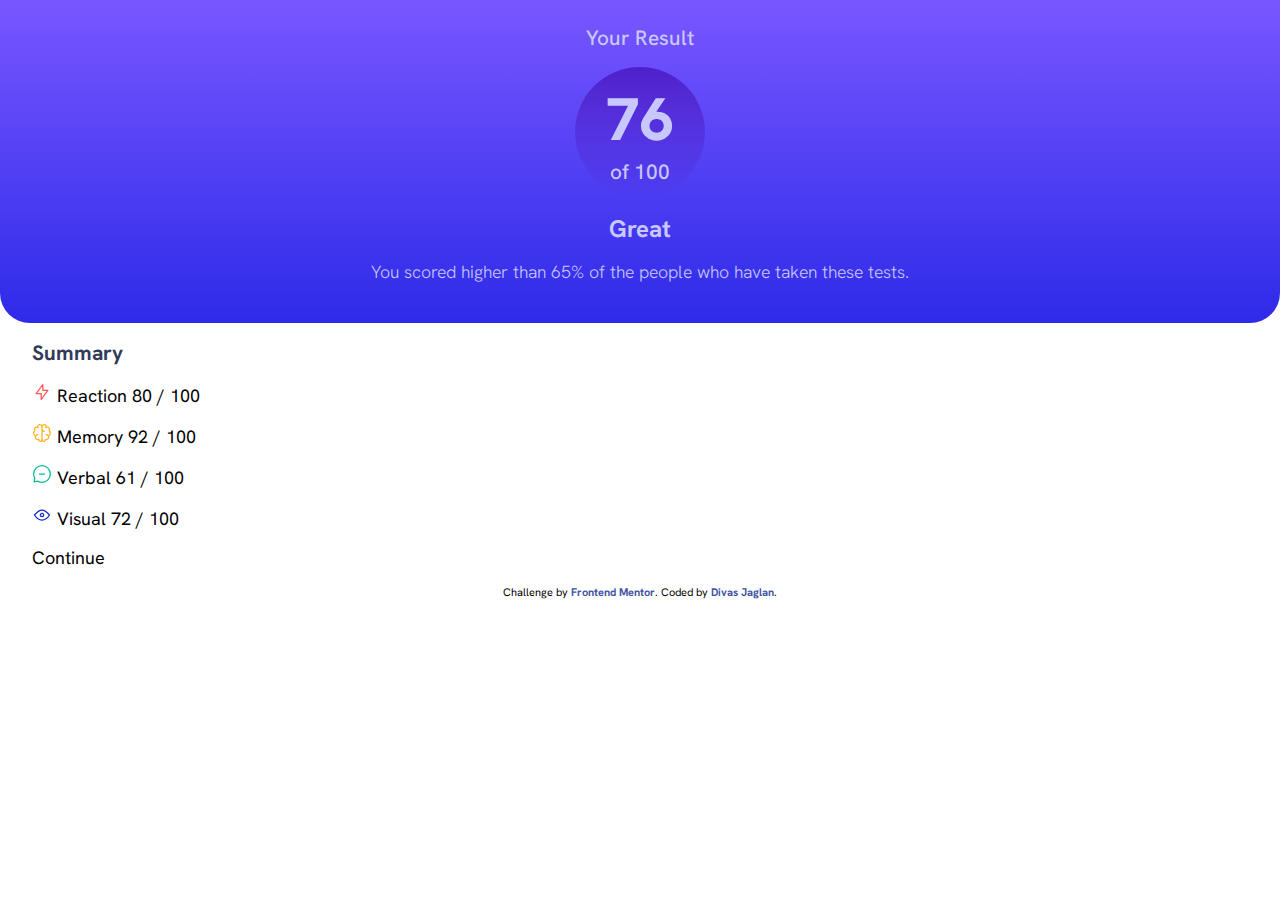
<file: results-summary-component-main/results-summary-component-main/index.html>
<!DOCTYPE html>
<html lang="en">
  <head>
    <meta charset="UTF-8" />
    <meta name="viewport" content="width=device-width, initial-scale=1.0" />
    <!-- displays site properly based on user's device -->

    <link
      rel="icon"
      type="image/png"
      sizes="32x32"
      href="./assets/images/favicon-32x32.png"
    />
    <link rel="stylesheet" href="./styleReset.css" />
    <link rel="stylesheet" href="./styles.css" />

    <title>Frontend Mentor | Results summary component</title>
  </head>
  <body>
    <main>
      <section class="result">
        <p>Your Result</p>
        <div class="circle"><span class="score">76</span> of 100</div>
        <div class="great">Great</div>
        <p>
          You scored higher than 65% of the people who have taken these tests.
        </p>
      </section>
      <section>
        <span class="summary">Summary</span>
        <div class="reaction">
          <img src="./assets/images/icon-reaction.svg" alt="" />
          <span>Reaction 80 / 100</span>
        </div>
        <div class="memory">
          <img src="./assets/images/icon-memory.svg" alt="" />
          <span>Memory 92 / 100</span>
        </div>
        <div class="verbal">
          <img src="./assets/images/icon-verbal.svg" alt="" />
          <span>Verbal 61 / 100</span>
        </div>
        <div class="visual">
          <img src="./assets/images/icon-visual.svg" alt="" />
          <span>Visual 72 / 100</span>
        </div>
        <button>Continue</button>
      </section>

      <div class="attribution">
        Challenge by
        <a href="https://www.frontendmentor.io?ref=challenge" target="_blank"
          >Frontend Mentor</a
        >. Coded by <a href="#">Divas Jaglan</a>.
      </div>
    </main>
  </body>
</html>
</file>
<file: age-calculator-app-main/styles.css>
@import url("https://fonts.googleapis.com/css2?family=Poppins:ital,wght@0,100;0,200;0,300;0,400;0,500;0,600;0,700;0,800;0,900;1,100;1,200;1,300;1,400;1,500;1,600;1,700;1,800;1,900&display=swap");

:root {
  --Purple: hsl(259, 100%, 65%);
  --Light-red: hsl(0, 100%, 67%);

  /* ### Neutral */

  --White: hsl(0, 0%, 100%);
  --Off-white: hsl(0, 0%, 94%);
  --Light-grey: hsl(0, 0%, 86%);
  --Smokey-grey: hsl(0, 1%, 44%);
  --Off-black: hsl(0, 0%, 8%);
}

body {
  font-family: "Poppins", sans-serif;
  background-color: var(--Off-white);
  display: flex;
  justify-content: center;
  padding: 5rem 2rem;
}

main {
  width: 350px;
  padding: 1.875rem;
  background-color: var(--White);
  display: flex;
  gap: 2rem;
  flex-direction: column;
  border-radius: 1.25rem;
  border-bottom-right-radius: 6.25rem;
}

.inputs {
  width: 100%;
  font-size: 0.8rem;
  font-weight: 700;
  display: flex;
  justify-content: space-between;
  gap: 1rem;
  color: var(--Smokey-grey);
  text-transform: uppercase;
}

.input {
  display: flex;
  flex-direction: column;
}

.input label {
  letter-spacing: 0.2rem;
  font-size: 12px;
  margin-bottom: 5px;
}

.input input {
  width: 90px;
  border-radius: 8px;
  font-size: 1.25rem;
  padding: 15px;
  border: 1px solid var(--Light-grey);
  color: var(--Off-black);
}

.input input:focus {
  border: 1px solid var(--Purple);
}

.error {
  width: 90px;
  font-size: 12px;
  font-style: italic;
  font-weight: 400;
  color: var(--Light-red);
  margin-top: 10px;
}

.button-content {
  display: flex;
  justify-content: space-between;
  align-items: center;
  margin-top: 20px;
}
button {
  padding: 1.125rem;
  border-radius: 50%;
  background-color: var(--Purple);
  cursor: pointer;
  transition: 0.3s ease;
}

button img {
  width: 25px;
}

button:hover {
  background-color: var(--Off-black);
}

.line-1,
.line-2 {
  width: 50%;
  border-bottom: 1px solid var(--Light-grey);
}

.result {
  font-size: 3.125rem;

  font-weight: 800;
  font-style: italic;
  margin-bottom: -20px;
  color: var(--Off-black);
}

.result span {
  color: var(--Purple);
}
.attribution {
  font-size: 11px;
  display: flex;
  flex-direction: column;
  text-align: center;
}
.attribution a {
  font-weight: 700;
  color: hsl(228, 45%, 44%);
}

@media (min-width: 768px) {
  main {
    min-width: 700px;
    padding: 2.5rem;
    border-bottom-right-radius: 10.625rem;
  }

  .inputs {
    width: 480px;
  }
  .input input {
    width: 140px;
    font-size: 2rem;
    padding: 10px;
    padding-left: 20px;
  }

  button img {
    width: 35px;
  }

  .line-2 {
    width: 0;
  }
  .line-1 {
    width: 100%;
  }

  input {
    font-size: 2rem;
    min-width: 120px;
  }

  .result {
    font-size: 5rem;
  }
}
</file>
<file: blog-preview-card-main/styles.css>
@import url("https://fonts.googleapis.com/css2?family=Figtree:ital,wght@0,300..900;1,300..900&display=swap");
:root {
  --yellow: hsl(47, 88%, 63%);
  --white: hsl(0, 0%, 100%);
  --grey: hsl(0, 0%, 50%);
  --black: hsl(0, 0%, 7%);
}

body {
  font-family: "Figtree", sans-serif;
  background-color: var(--yellow);
  height: 100vh;
  display: flex;
  align-items: center;
  justify-content: center;
}

.container {
  max-width: 360px;
  min-height: 505px;
  max-height: 514px;
  background-color: var(--white);
  border: 1px solid var(--black);
  border-radius: 20px;
  padding-left: 21px;
  padding-top: 21px;
  display: flex;
  flex-direction: column;
  gap: 15px;
  box-shadow: 8px 8px;
}

.banner {
  border-radius: 10px;
  max-width: 318px;
}

.cardName {
  border-radius: 5px;
  max-width: 85px;
  max-height: 40px;
  text-align: center;
  padding: 5px 0 5px 0;
  font-weight: 800;
  background-color: var(--yellow);
  display: block;
}

.publishDate {
  font-weight: 500;
}

.heading {
  display: block;
  font-weight: 800;
  margin-top: 5px;
  font-size: 23px;
}

p {
  color: var(--grey);
}

.avatarBox {
  margin-top: 5px;
  display: flex;
  align-items: center;
  gap: 10px;
}

.avatar {
  max-width: 35px;
}

.avatarName {
  font-weight: 800;
}

.attribution {
  font-size: 11px;
  text-align: center;
}
.attribution a {
  color: hsl(228, 45%, 44%);
  cursor: pointer;
  font-weight: 800;
}

@media (max-width: 375px) {
  .container {
    max-width: 280px;
    min-height: 430px;
    max-height: 514px;
    padding-left: 10px;
    padding-top: 10px;
  }

  .banner {
    max-width: 260px;
  }

  .cardName {
    max-width: 72px;
    max-height: 38px;
    font-size: 14px;
    text-align: center;
    padding: 2px 0 2px 0;
  }

  .publishDate {
    font-size: 15px;
  }

  .heading {
    margin-top: 5px;
    font-size: 16px;
  }

  p {
    font-size: 13px;
  }

  .avatarName {
    font-size: 14px;
  }

  .attribution {
    font-size: 10px;
  }
}
</file>
<file: faq-accordion-main/styles.css>
@import url("https://fonts.googleapis.com/css2?family=Work+Sans:ital,wght@0,100..900;1,100..900&display=swap");

:root {
  --white: hsl(0, 0%, 100%);
  --light-pink: hsl(275, 100%, 97%);
  --dark-purple: hsl(292, 42%, 14%);
  --grayish-purple: hsl(292, 16%, 49%);
}

body {
  display: flex;
  padding: 8rem 1.5rem;
  justify-content: center;
  background-size: contain;
  background-repeat: no-repeat;
  background-color: var(--light-pink);
  font-family: "Work Sans", sans-serif;
  background-image: url(./assets/images/background-pattern-mobile.svg);
}

body::-webkit-scrollbar {
  display: none;
}

main {
  display: flex;
  max-width: 580px;
  padding: 1rem 1.5rem;
  border-radius: 0.5rem;
  flex-direction: column;
  background-color: #fff;
}

.heading {
  gap: 1rem;
  display: flex;
}

.heading .star {
  width: 1.6rem;
  content: url("./assets/images/icon-star.svg");
}

.heading span {
  font-size: 2rem;
  font-weight: 700;
  color: var(--dark-purple);
}

button {
  display: flex;
  cursor: pointer;
  font-weight: 700;
  transition: 0.4s;
  padding: 1.125rem;
  align-items: center;
  color: var(--dark-purple);
  justify-content: space-between;
  border-radius: 0.5rem 0.5rem 0 0;
}

.active,
.accordion:hover {
  background-color: var(--light-pink);
}

.panel {
  max-height: 0;
  padding: 0 18px;
  overflow: hidden;
  color: var(--grayish-purple);
  transition: max-height 0.2s ease-out;
}

.accordion:after {
  content: url("./assets/images/icon-plus.svg");
}

.active:after {
  content: url("./assets/images/icon-minus.svg");
}

hr {
  border-bottom: 1px solid var(--light-pink);
}

@media (min-width: 658px) {
  body {
    background-image: url(./assets/images/background-pattern-desktop.svg);
  }

  main {
    min-width: 580px;
  }
}

.attribution {
  font-size: 11px;
  text-align: center;
}
.attribution a {
  font-weight: 700;
  color: hsl(228, 45%, 44%);
}
</file>
<file: interactive-rating-component-main/styles.css>
@import url("https://fonts.googleapis.com/css2?family=Overpass:ital,wght@0,100..900;1,100..900&display=swap");
:root {
  --White: hsl(0, 0%, 100%);
  --Orange: hsl(25, 97%, 53%);
  --Dark-Blue: hsl(213, 19%, 18%);
  --Light-Grey: hsl(217, 12%, 63%);
  --Medium-Grey: hsl(216, 12%, 54%);
  --Very-Dark-Blue: hsl(216, 12%, 8%);
}

body {
  height: 100vh;
  display: flex;
  padding: 0 2rem;
  align-items: center;
  justify-content: center;
  font-family: "Overpass", sans-serif;
  background-color: var(--Very-Dark-Blue);
}

h2 {
  font-weight: 700;
  font-size: 1.8rem;
  color: var(--White);
}

main {
  gap: 1rem;
  display: flex;
  min-width: 20rem;
  max-width: 25rem;
  border-radius: 2rem;
  flex-direction: column;
  background: linear-gradient(
    45deg,
    #252d37,
    #20272f,
    #1c2027,
    #171a1e,
    #12141f
  );
  padding: 2rem 2rem 0.5rem 2rem;
}

form {
  gap: 1.5rem;
  display: flex;
  flex-direction: column;
}

.star {
  text-align: left;
}
.star img {
  padding: 1rem;
  border-radius: 50%;
  background-color: var(--Dark-Blue);
}

p {
  font-size: 0.825rem;
  color: var(--Medium-Grey);
}

form ul {
  display: flex;
  list-style: none;
  justify-content: space-between;
}

form ul li button {
  width: 45px;
  height: 45px;
  cursor: pointer;
  font-weight: 700;
  text-align: center;
  border-radius: 50%;
  color: var(--Medium-Grey);
  background-color: hsla(213, 19%, 18%, 1);
}

form ul li button:hover {
  color: var(--White);
  background-color: var(--Orange);
}
form ul li button:focus {
  color: var(--White);
  background-color: hsla(255, 100%, 100%, 0.4);
}

#submit-btn {
  height: 50px;
  cursor: pointer;
  text-align: center;
  color: var(--White);
  font-size: 0.938rem;
  border-radius: 2.5rem;
  letter-spacing: 0.125rem;
  text-transform: uppercase;
  background-color: var(--Orange);
}

#submit-btn:hover {
  color: var(--Orange);
  background-color: var(--White);
}

#feedback {
  gap: 1.5rem;
  display: none;
  text-align: center;
  align-items: center;
  flex-direction: column;
  justify-content: center;
}

.rating-description {
  width: 15rem;
  padding: 0.5rem 0;
  border-radius: 2rem;
  color: var(--Orange);
  background-color: var(--Dark-Blue);
}
.attribution {
  font-size: 11px;
  text-align: center;
  color: var(--White);
}
.attribution a {
  font-weight: bold;
  color: hsl(228, 45%, 44%);
}

@media (min-width: 658px) {
  form ul li button {
    width: 50px;
    height: 50px;
  }
}
</file>
<file: newsletter-sign-up-with-success-message-main/styles.css>
@import url("https://fonts.googleapis.com/css2?family=Roboto:ital,wght@0,100;0,300;0,400;0,500;0,700;0,900;1,100;1,300;1,400;1,500;1,700;1,900&display=swap");

:root {
  --tomato: hsl(4, 100%, 67%);
  --dark-slate-grey: hsl(234, 29%, 20%);
  --charcoal-grey: hsl(235, 18%, 26%);
  --grey: hsl(231, 7%, 60%);
  --white: hsl(0, 0%, 100%);
}

* {
  padding: 0;
  margin: 0;
  box-sizing: border-box;
}
body {
  background-color: var(--charcoal-grey);
  min-height: 100vh;
  font-size: 16px;
  line-height: 1.8;
  font-family: "Roboto";
  display: grid;
  place-content: center;
}

.container {
  margin: 0 auto;
  padding: 1.5rem;
  background-color: var(--white);
  border-radius: 1.5rem;
}

.container.noSuccess {
  max-width: 955px;
  padding: 1.5rem;
  display: grid;
  grid-template-columns: 1fr 1fr;
}
.container.success {
  max-width: 500px;
  display: grid;
  grid-template-columns: 1fr;
}

.left {
  color: var(--dark-slate-grey);
  padding: 4rem 2rem 2rem 2rem;
}

.left-info h1 {
  font-size: 3.5rem;
  margin-bottom: 0.5rem;
}

.left-info p,
.left-info ul {
  margin-bottom: 1.5rem;
}

.left-info ul li {
  list-style-image: url(./assets/images/icon-list.svg);
  list-style-position: inside;
}

.left-info ul li::before {
  content: "";
  margin-right: 0.5rem;
}

.form-item {
  display: flex;
  flex-direction: column;
}
.form-item label {
  font-size: 12px;
  font-weight: 700;
  margin-bottom: 0.5rem;
  display: flex;
  justify-content: space-between;
}

.form-item label .error {
  color: var(--tomato);
  display: none;
}

.form-item label .error.active {
  display: block;
}

.form-item input,
.form-item button {
  padding: 1rem;
  margin-bottom: 1.5rem;
  border-radius: 8px;
}

.form-item input {
  border: 1px solid var(--grey);
}

.form-item input.active {
  background-color: rgba(255, 98, 97, 0.2);
  border: 1px solid var(--tomato);
}

.form-item button {
  cursor: pointer;
  background: var(--dark-slate-grey);
  color: var(--white);
  font-weight: 700;
  outline: none;
  border: none;
}

.form-item button:hover {
  background: linear-gradient(
    127deg,
    rgba(255, 63, 124, 1) 40%,
    rgba(255, 154, 34, 1) 70%
  );
}

.right {
  text-align: right;
}

.confirm-message {
  display: none;
  line-height: 1.2;
}

.confirm-message.active {
  display: block;
}

.confirm-message img {
  width: 80px;
}

.confirm-message h2 {
  font-size: 3rem;
  margin-top: 2rem;
}

.confirm-message p {
  margin: 2rem 0;
}

.confirm-message button {
  cursor: pointer;
  background: var(--dark-slate-grey);
  color: var(--white);
  font-weight: 700;
  width: 100%;
  padding: 1rem;
  border-radius: 8px;
  border: none;
  outline: none;
}

.confirm-message button:hover {
  background: linear-gradient(
    127deg,
    rgba(255, 63, 124, 1) 40%,
    rgba(255, 154, 34, 1) 70%
  );
}

#user-email {
  font-weight: 700;
}

@media (max-width: 768px) {
  body {
    background-color: var(--white);
    display: initial;
    line-height: 1.4;
  }
  .container {
    height: initial;
  }

  .container.noSuccess {
    width: 100%;
    padding: 0;
    display: grid;
    grid-template-columns: 1fr;
  }

  .container.success {
    display: block;
    padding: initial;
    grid-template-columns: 1fr;
  }

  .left {
    padding: 1rem 2rem;
    grid-row: 2;
  }

  .left-info ul li {
    margin-bottom: 1rem;
  }

  .right img {
    width: 100%;
  }

  .confirm-message h2 {
    font-size: 2.5rem;
    margin-top: 2rem;
  }

  .confirm-message.active {
    height: 100vh;
    padding: 5rem 0;
    display: flex;
    flex-direction: column;
    justify-content: center;
  }

  .confirm-message button {
    margin-top: auto;
  }

  /* .dismiss-btn {
    margin-bottom: 5rem;
  } */
}

/* .attribution {
  font-size: 11px;
  text-align: center;
}
.attribution a {
  color: hsl(228, 45%, 44%);
} */
</file>
<file: nft-preview-card-component-main/styles.css>
@import url("https://fonts.googleapis.com/css2?family=Outfit:wght@100..900&display=swap");

:root {
  --White: hsl(0, 0%, 100%);
  --Cyan: hsl(178, 100%, 50%);
  --Soft-blue: hsl(215, 51%, 70%);
  --Very-dark-blue: hsl(217, 54%, 11%); /*(main BG)*/
  --Very-dark-blue: hsl(216, 50%, 16%); /*(card BG)*/
  --Very-dark-blue: hsl(215, 32%, 27%); /*(line)*/
}
body {
  height: 100vh;
  display: flex;
  padding: 2rem;
  align-items: center;
  justify-content: center;
  font-family: "Outfit", sans-serif;
  background-color: hsl(217, 54%, 11%);
}

main {
  gap: 1rem;
  display: flex;
  padding: 1.5rem;
  max-width: 20rem;
  border-radius: 1rem;
  flex-direction: column;
  background-color: hsl(216, 50%, 16%);
  box-shadow: 0px 4px 4px 11px hsla(255, 0%, 0%, 0.1);
}

.container {
  width: 50%;
  position: relative;
}

.equilibrium {
  display: block;
  min-width: 17rem;
  min-height: 17rem;
  border-radius: 0.5rem;
}

.overlay {
  top: 0;
  left: 0;
  right: 0;
  bottom: 0;
  opacity: 0;
  min-width: 17rem;
  min-height: 17rem;
  position: absolute;
  transition: 0.5s ease;
  border-radius: 0.5rem;
  background-color: hsla(178, 100%, 50%, 0.4);
}

.container:hover .overlay {
  opacity: 1;
}

.view {
  top: 50%;
  left: 50%;
  position: absolute;
  transform: translate(-50%, -50%);
}

h2 {
  cursor: pointer;
  font-weight: 600;
  font-size: 1.5rem;
  color: var(--White);
  transition: color 0.5s ease;
}

h2:hover {
  color: var(--Cyan);
}

p {
  font-weight: 300;
  color: var(--Soft-blue);
}

.eth-time {
  display: flex;
  justify-content: space-between;
}

.flex {
  gap: 0.3rem;
  display: flex;
  align-items: center;
}

.blue-bold {
  font-weight: 400;
  color: var(--Cyan);
}

.time {
  color: var(--Soft-blue);
}

.line {
  border-radius: 10rem;
  border-top: 1px solid hsl(215, 32%, 27%);
}

.creator {
  gap: 1rem;
  display: flex;
  align-items: center;
}

.creator img {
  width: 50px;
  border-radius: 50%;
  border: 1px solid var(--White);
}

.creator .creation span {
  color: var(--Soft-blue);
}

.creator .creation .name {
  cursor: pointer;
  color: var(--White);
  transition: color 0.5s ease;
}

.creator .creation .name:hover {
  color: var(--Cyan);
}

.attribution {
  font-size: 11px;
  text-align: center;
  color: var(--White);
}
.attribution a {
  font-weight: 600;
  color: hsl(228, 45%, 44%);
}

@media (min-width: 425px) {
  main {
    max-width: 23rem;
  }
  .equilibrium {
    min-width: 20rem;
    min-height: 20rem;
  }
  .overlay {
    min-width: 20rem;
    min-height: 20rem;
  }
}
</file>
<file: order-summary-component-main/styles.css>
@import url("https://fonts.googleapis.com/css2?family=Red+Hat+Display:ital,wght@0,300..900;1,300..900&display=swap");

:root {
  --Dark-blue: hsl(223, 47%, 23%);
  --Pale-blue: hsl(225, 100%, 94%);
  --Bright-blue: hsl(245, 75%, 52%);
  --Very-pale-blue: hsl(225, 100%, 98%);
  --Desaturated-blue: hsl(224, 23%, 55%);
}

body {
  display: flex;
  padding: 4rem 2rem;
  justify-content: center;
  background-size: contain;
  background-repeat: no-repeat;
  background-color: var(--Pale-blue);
  font-family: "Red Hat Display", sans-serif;
  background-image: url("./images/pattern-background-mobile.svg");
}

.card {
  padding: 0;
  max-width: 445px;
  border-radius: 1.5rem;
  background-color: var(--Very-pale-blue);
}
main {
  gap: 1rem;
  display: flex;
  padding: 1.5rem;
  text-align: center;
  flex-direction: column;
}

.hero {
  border-top-left-radius: 1.5rem;
  border-top-right-radius: 1.5rem;
}

h2 {
  font-weight: 900;
  font-size: 1.5rem;
  color: var(--Dark-blue);
}

p {
  font-weight: 500;
  color: var(--Desaturated-blue);
}

.plan-card {
  padding: 1rem;
  display: flex;
  align-items: center;
  border-radius: 0.8rem;
  justify-content: space-between;
  background-color: hsla(225, 100%, 94%, 0.3);
}

.music-plan-price {
  gap: 1rem;
  display: flex;
  align-items: center;
}

.plan-price {
  display: flex;
  flex-direction: column;
}

.plan {
  font-weight: 700;
  color: var(--Dark-blue);
}

.price {
  font-weight: 500;
  color: var(--Desaturated-blue);
}

.change {
  cursor: pointer;
  font-weight: 700;
  color: var(--Bright-blue);
  text-decoration: underline;
}

.payment-button {
  padding: 1rem;
  cursor: pointer;
  font-weight: 900;
  font-size: 1.1rem;
  border-radius: 0.8rem;
  color: var(--Very-pale-blue);
  background-color: var(--Bright-blue);
  box-shadow: 0px 26px 15px 0px rgba(0, 0, 0, 0.1);
}

.cancel-button {
  cursor: pointer;
  font-weight: 900;
  font-size: 1.1rem;
  color: var(--Desaturated-blue);
}
.attribution {
  display: flex;
  font-size: 11px;
  text-align: center;
  flex-direction: column;
}
.attribution a {
  font-weight: bold;
  color: hsl(228, 45%, 44%);
}

@media (min-width: 768px) {
  body {
    padding: 0;
    min-height: 100vh;
    align-items: center;
    background-image: url("./images/pattern-background-desktop.svg");
  }
  main {
    padding-left: 2.5rem;
    padding-right: 2.5rem;
  }
}
</file>
<file: recipe-page-main/styles.css>
@import url("https://fonts.googleapis.com/css2?family=Outfit:wght@100..900&family=Young+Serif&display=swap");
:root {
  --white: hsl(0, 0%, 100%);
  --nutmeg: hsl(14, 45%, 36%);
  --eggshell: hsl(30, 54%, 90%);
  --light-Grey: hsl(30, 18%, 87%);
  --wenge-Brown: hsl(30, 10%, 34%);
  --rose-White: hsl(330, 100%, 98%);
  --dark-Charcoal: hsl(24, 5%, 18%);
  --dark-Raspberry: hsl(332, 51%, 32%);
}

body {
  display: flex;
  align-items: center;
  padding: 10% 20%;
  justify-content: center;
  color: var(--dark-Charcoal);
  background-color: var(--eggshell);
  font-family: "Outfit", sans-serif;
}

.container {
  border-radius: 20px;
  background-color: var(--white);
  padding: 2rem 2rem 0.6rem 2rem;
}

.content {
  gap: 1.5rem;
  display: flex;
  flex-direction: column;
}

.omelette {
  border-radius: 10px;
}

h1 {
  font-size: 2.5rem;
  font-weight: 400;
  font-family: "Young Serif", serif;
}

p {
  font-size: 1rem;
}
.preparation {
  padding: 1.5rem;
  background-color: var(--rose-White);
}

.preparation ul {
  list-style-type: disc;
  padding: 0.5rem 0 0 1.5rem;
}

.preparation ul li {
  padding: 0 0 0.6rem 0.6rem;
}

.prepHeading {
  font-weight: 700;
  color: var(--dark-Raspberry);
}

.subHeading {
  font-weight: 600;
  margin-right: 0.5rem;
  color: var(--wenge-Brown);
}

.heading {
  font-size: 1.8rem;
  font-weight: 400;
  color: var(--nutmeg);
  font-family: "Young Serif", serif;
}

.ingredients ul {
  margin-top: 1rem;
  padding-left: 1.5rem;
  list-style-type: disc;
}

.ingredients ul li {
  padding-left: 0.6rem;
  padding: 0 0 0.6rem 0.6rem;
}

.hr {
  border-top: 1px solid var(--light-Grey);
}

hr {
  border-top: 1px solid var(--light-Grey);
}

.instructions ul {
  margin-top: 1.5rem;
  padding-left: 1.5rem;
  list-style-type: decimal;
}

.instructions ul li::marker {
  font-weight: 700;
  color: var(--nutmeg);
}

.instructions ul li {
  padding: 0 0 0.7rem 0.6rem;
}

.nutritions {
  gap: 0.6rem;
  display: flex;
  flex-direction: column;
}

.nutritions p {
  margin: 0.7rem 0;
}
.nutritionName {
  width: 6rem;
  margin-left: 2rem;
  display: inline-block;
}
.nutritionValue {
  font-weight: 600;
  margin-left: 13rem;
  color: var(--nutmeg);
}
.attribution {
  font-size: 0.7rem;
  text-align: center;
}
.attribution a {
  color: hsl(228, 45%, 44%);
  font-weight: 600;
}

@media (max-width: 600px) {
  body {
    display: block;
    padding: 0;
  }
  h1 {
    font-size: 2rem;
  }

  .heading {
    font-size: 1.4rem;
  }
  .container {
    border-radius: 0;
    padding: 0;
  }
  .content {
    padding: 2rem 2rem 0.6rem 2rem;
  }
  .omelette {
    border-radius: 0;
    padding: 0;
  }

  .nutritionValue {
    margin-left: 7rem;
  }
}

@media (max-width: 368px) {
  .nutritionValue {
    margin-left: 3rem;
  }
}
</file>
<file: results-summary-component-main/styles.css>
@import url("https://fonts.googleapis.com/css2?family=Hanken+Grotesk:ital,wght@0,100..900;1,100..900&display=swap");

:root {
  /* ### Primary */

  --light-red: hsl(0, 100%, 67%);
  --green-teal: hsl(166, 100%, 37%);
  --cobalt-blue: hsl(234, 85%, 45%);
  --orangey-yellow: hsl(39, 100%, 56%);

  /* ## Gradients */

  --violet-blue: hsla(256, 72%, 46%, 1); /*------> (circle)*/
  --light-royal-blue: hsl(241, 81%, 54%); /*------> (background)*/
  --persian-blue: hsla(241, 72%, 46%, 0); /*------> (circle)*/
  --light-slate-blue: hsl(252, 100%, 67%); /*------> (background)*/

  /* ### Neutral */

  --white: hsl(0, 0%, 100%);
  --pale-blue: hsl(221, 100%, 96%);
  --dark-gray-blue: hsl(224, 30%, 27%);
  --light-lavender: hsl(241, 100%, 89%);
}

body {
  font-size: 1.125rem;
  font-family: "Hanken Grotesk", sans-serif;
}

main {
  gap: 1rem;
  display: flex;
  flex-direction: column;
}

.result {
  gap: 1rem;
  display: flex;
  align-items: center;
  padding: 1.5rem 2rem;
  flex-direction: column;
  justify-content: center;
  background: linear-gradient(
    0deg,
    hsl(241, 81%, 54%),
    hsl(252, 100%, 67%) 100%
  );
  color: var(--light-lavender);
  border-radius: 0 0 1.875rem 1.875rem;
}

.circle {
  width: 130px;
  padding: 2rem;
  display: flex;
  height: 130px;
  font-size: 1rem;
  border-radius: 50%;
  align-items: center;
  flex-direction: column;
  justify-content: center;
  background: linear-gradient(
    0deg,
    hsla(256, 72%, 46%, 0),
    hsla(256, 72%, 46%, 1) 100%
  );
}

.circle .score {
  font-weight: 800;
  font-size: 3.75rem;
  color: var(--white);
}

.result:first-child {
  font-weight: 500;
  font-size: 1.3rem;
}

.result p:nth-of-type(2) {
  font-weight: 300;
  font-size: 1.1rem;
  text-align: center;
  margin: 0 1rem 1rem 1rem;
}
.great {
  font-weight: 700;
  font-size: 1.5rem;
  color: var(--white);
}

main section:nth-of-type(2) {
  gap: 1rem;
  display: flex;
  padding: 0 2rem;
  flex-direction: column;
}

.summary {
  margin: 0.5rem 0;
  font-weight: 700;
  font-size: 1.3rem;

  color: var(--dark-gray-blue);
}

.card {
  display: flex;
  padding: 1rem;
  border-radius: 0.6rem;
  justify-content: space-between;
}

.left {
  gap: 0.5rem;
  display: flex;
}

.reaction {
  background-color: hsla(0, 100%, 67%, 0.1);
}
.reaction .cardName {
  font-weight: 500;
  color: var(--light-red);
}

.memory {
  background-color: hsla(39, 100%, 56%, 0.1);
}
.memory .cardName {
  font-weight: 500;
  color: var(--orangey-yellow);
}
.verbal {
  background-color: hsla(166, 100%, 37%, 0.1);
}
.verbal .cardName {
  font-weight: 500;
  color: var(--green-teal);
}
.visual {
  background-color: hsla(234, 85%, 45%, 0.1);
}
.visual .cardName {
  font-weight: 500;
  color: var(--cobalt-blue);
}

.right {
  font-weight: 600;
}
.right .total {
  color: gray;
}
button {
  padding: 1rem;
  cursor: pointer;
  text-align: center;
  margin-top: 0.75rem;
  color: var(--white);
  border-radius: 3rem;
  background-color: var(--dark-gray-blue);
}
.attribution {
  font-size: 11px;
  text-align: center;
  margin-bottom: 0.5rem;
}
.attribution a {
  font-weight: 700;
  color: hsl(228, 45%, 44%);
}

@media (min-width: 768px) {
  body {
    height: 100vh;
    display: flex;
    align-items: center;
    justify-content: center;
  }
  main {
    flex-direction: row;
    border-radius: 1.875rem;
    box-shadow: 12px 11px 25px 0px rgba(0, 0, 0, 0.1);
  }
  .result {
    max-width: 21rem;
    border-radius: 1.875rem;
  }
}
</file>
<file: social-links-profile-main/styles.css>
@import url("https://fonts.googleapis.com/css2?family=Inter:wght@100..900&display=swap");
:root {
  --grey: hsl(0, 0%, 20%);
  --white: hsl(0, 0%, 100%);
  --green: hsl(75, 94%, 57%);
  --off-black: hsl(0, 0%, 8%);
  --dark-grey: hsl(0, 0%, 12%);
}

/* Weights: 400, 600, 700 */
body {
  height: 100vh;
  display: flex;
  align-items: center;
  justify-content: center;
  font-family: "Inter", sans-serif;
  background-color: var(--off-black);
}

.container {
  gap: 10px;
  padding: 25px;
  display: flex;
  max-width: 300px;
  max-height: 800px;
  border-radius: 10px;
  align-items: center;
  flex-direction: column;
  justify-content: center;
  background-color: var(--dark-grey);
}

.avatar {
  width: 80px;
  height: 80px;
  margin-bottom: 5px;
  border-radius: 50%;
}
.name {
  font-size: 18px;
  font-weight: 600;
  color: var(--white);
}

.address {
  font-size: 12px;
  margin-top: -5px;
  margin-bottom: 5px;
  color: var(--green);
}

.work {
  font-size: 12px;
  color: var(--white);
  margin-bottom: 10px;
}

.skills {
  gap: 12px;
  display: flex;
  color: var(--white);
  flex-direction: column;
}
.skills li {
  height: 35px;
  width: 250px;
  display: flex;
  cursor: pointer;
  font-size: 14px;
  font-weight: 600;
  border-radius: 6px;
  align-items: center;
  justify-content: center;
  background-color: var(--grey);
}

li:hover {
  background-color: var(--green);
  color: var(--off-black);
}

.attribution {
  gap: 5px;
  display: flex;
  font-size: 11px;
  margin-top: 10px;
  text-align: center;
  color: var(--white);
  flex-direction: column;
}

.attribution a {
  cursor: pointer;
  color: hsl(228, 45%, 44%);
}
</file>
<file: testimonials-grid-section-main/styles.css>
@import url("https://fonts.googleapis.com/css2?family=Barlow+Semi+Condensed:ital,wght@0,100;0,200;0,300;0,400;0,500;0,600;0,700;0,800;0,900;1,100;1,200;1,300;1,400;1,500;1,600;1,700;1,800;1,900&display=swap");

:root {
  --white: hsl(0, 0%, 100%);
  --light-gray: hsl(0, 0%, 81%);
  --moderate-violet: hsl(263, 55%, 52%);
  --light-grayish-blue: hsl(210, 46%, 95%);
  --very-dark-grayish-blue: hsl(217, 19%, 35%);
  --very-dark-blackish-blue: hsl(219, 29%, 14%);
}

body {
  gap: 1rem;
  display: flex;
  height: 100%;
  padding: 5rem 2rem;
  font-size: 0.813rem;
  flex-direction: column;
  background-color: var(--light-grayish-blue);

  font-family: "Barlow Semi Condensed", sans-serif;
}

.container {
  gap: 1.75rem;
  display: flex;
  flex-direction: column;
}

.name {
  font-weight: 500;
  font-size: 0.9rem;
  color: var(--white);
}

.status {
  color: hsl(0, 0%, 100%, 0.5);
}

.id {
  gap: 1.25rem;
  display: flex;
  align-items: center;
}

.testimonial .feedback {
  font-size: 1.2rem;
  font-weight: 600;
  color: var(--white);
}

.testimonial .review {
  font-weight: 500;
  font-size: 0.813rem;
  color: hsl(0, 0%, 100%, 0.7);
}

.testimonial {
  gap: 1rem;
  display: flex;
  padding: 1.5rem;
  border-radius: 1rem;
  flex-direction: column;
  box-shadow: 17px 16px 15px -3px rgba(0, 0, 0, 0.1);
}

.testimonial .id img {
  width: 2.5rem;
  border-radius: 50%;
}

.testimonial-1 {
  background-position: 80% 0%;
  background-repeat: no-repeat;
  background-color: var(--moderate-violet);
  background-image: url(./images/bg-pattern-quotation.svg);
}
.testimonial-2 {
  background-color: var(--very-dark-grayish-blue);
}
.testimonial-3,
.testimonial-5 {
  background-color: var(--white);
}

.testimonial-4 {
  background-color: var(--very-dark-blackish-blue);
}

.testimonial-3 .name,
.testimonial-5 .name {
  color: hsl(217, 19%, 35%, 0.9);
}
.testimonial-3 .status,
.testimonial-5 .status {
  color: hsl(217, 19%, 35%, 0.5);
}

.testimonial-3 .feedback,
.testimonial-5 .feedback {
  color: hsl(217, 19%, 35%);
}

.testimonial-3 .review,
.testimonial-5 .review {
  color: hsl(217, 19%, 35%, 0.7);
}
.testimonial-1 .id img {
  border: 0.2rem solid hsl(270, 55%, 60%);
}
.testimonial-4 .id img {
  border: 0.3rem solid var(--moderate-violet);
}

.attribution {
  font-size: 11px;
  text-align: center;
}

.attribution a {
  font-weight: 700;
  color: hsl(228, 45%, 44%);
}

@media (min-width: 1024px) {
  .testimonial-1 {
    grid-row: 1;
    grid-column: 1/3;
  }

  .testimonial-4 {
    grid-column: 2/4;
  }

  .testimonial-5 {
    grid-row: 1/3;
    grid-column: 4/5;
  }

  body {
    padding: 10rem;
    display: flex;
    align-items: center;
    flex-direction: column;
    justify-content: center;
  }

  .container {
    display: grid;
    grid-template-rows: repeat(2, 3fr);
    grid-template-columns: repeat(4, 0.8fr);
  }
}
</file>
<file: four-card-feature-section-master/four-card-feature-section-master/styles.css>
@import url("https://fonts.googleapis.com/css2?family=Poppins:ital,wght@0,100;0,200;0,300;0,400;0,500;0,600;0,700;0,800;0,900;1,100;1,200;1,300;1,400;1,500;1,600;1,700;1,800;1,900&display=swap");
:root {
  --red: hsl(0, 78%, 62%);
  --cyan: hsl(180, 62%, 55%);
  --blue: hsl(212, 86%, 64%);
  --orange: hsl(34, 97%, 64%);
  --grayish-Blue: hsl(229, 6%, 66%);
  --very-Light-Gray: hsl(0, 0%, 98%);
  --very-Dark-lue: hsl(234, 12%, 34%);
}

body {
  padding: 5rem 2rem;
  font-family: "Poppins", sans-serif;
  background-color: var(--very-Light-Gray);
}
.container {
  gap: 3.5rem;
  display: flex;
  flex-direction: column;
  background-color: var(--very-Light-Gray);
}

.head {
  display: flex;
  text-align: center;
  flex-direction: column;
}

.head .character {
  font-weight: 200;
  font-size: 1.8rem;
  color: var(--very-Dark-lue);
}

.head .poweredBy {
  font-weight: 600;
  font-size: 1.8rem;
  margin-bottom: 1rem;
  color: var(--very-Dark-lue);
}

.head .description {
  font-size: 1.1rem;
  color: var(--grayish-Blue);
}

.heading {
  font-weight: 600;
  font-size: 1.8rem;
  color: var(--very-Dark-lue);
}
.cards,
.middle-content {
  gap: 2rem;
  display: flex;
  flex-direction: column;
}
.card {
  background-color: white;
  box-shadow: rgba(50, 50, 93, 0.25) 0px 13px 27px -5px,
    rgba(0, 0, 0, 0.3) 0px 8px 16px -8px;
  border-radius: 0.7rem;
}

.cardContent {
  gap: 0.5rem;
  padding: 2rem;
  display: flex;
  flex-direction: column;
}

hr {
  border-top-left-radius: 0.7rem;
  border-top-right-radius: 0.7rem;
}

.hr1 {
  border-top: 0.3rem solid var(--cyan);
}
.hr2 {
  border-top: 0.3rem solid var(--red);
}
.hr3 {
  border-top: 0.3rem solid var(--orange);
}
.hr4 {
  border-top: 0.3rem solid var(--blue);
}

.card .definition {
  font-size: 1.1rem;
  color: var(--grayish-Blue);
}

.card img {
  width: 4.5rem;
  margin-top: 3rem;
}

.img {
  text-align: right;
}

.attribution {
  font-size: 11px;
  text-align: center;
}
.attribution a {
  font-weight: 700;
  color: hsl(228, 45%, 44%);
}

@media (min-width: 768px) {
  .cards {
    grid: 2rem;
    display: grid;
    grid-template-columns: repeat(3, 1fr);
  }

  .card-1,
  .card-4 {
    align-self: center;
  }
}
</file>
<file: results-summary-component-main/results-summary-component-main/styles.css>
@import url("https://fonts.googleapis.com/css2?family=Hanken+Grotesk:ital,wght@0,100..900;1,100..900&display=swap");

:root {
  /* ### Primary */

  --light-red: hsl(0, 100%, 67%);
  --green-teal: hsl(166, 100%, 37%);
  --cobalt-blue: hsl(234, 85%, 45%);
  --orangey-yellow: hsl(39, 100%, 56%);

  /* ## Gradients */

  --violet-blue: hsla(256, 72%, 46%, 1); /*------> (circle)*/
  --light-royal-blue: hsl(241, 81%, 54%); /*------> (background)*/
  --persian-blue: hsla(241, 72%, 46%, 0); /*------> (circle)*/
  --light-slate-blue: hsl(252, 100%, 67%); /*------> (background)*/

  /* ### Neutral */

  --white: hsl(0, 0%, 100%);
  --pale-blue: hsl(221, 100%, 96%);
  --dark-gray-blue: hsl(224, 30%, 27%);
  --light-lavender: hsl(241, 100%, 89%);
}

body {
  font-family: "Hanken Grotesk", sans-serif;
  font-size: 1.125rem;
}

main {
  display: flex;
  flex-direction: column;
  gap: 1rem;
}

.result {
  gap: 1rem;
  display: flex;
  align-items: center;
  padding: 1.5rem 2rem;
  flex-direction: column;
  justify-content: center;
  background: linear-gradient(
    0deg,
    hsl(241, 81%, 54%),
    hsl(252, 100%, 67%) 100%
  );
  color: var(--light-lavender);
  border-radius: 0 0 1.875rem 1.875rem;
}

.circle {
  padding: 2rem;
  display: flex;
  flex-direction: column;
  align-items: center;
  justify-content: center;
  height: 130px;
  width: 130px;
  border-radius: 50%;
  background: linear-gradient(
    0deg,
    hsla(256, 72%, 46%, 0),
    hsla(256, 72%, 46%, 1) 100%
  );
}

.circle .score {
  font-size: 3.75rem;
  font-weight: 800;
}
.result:first-child {
  font-size: 1.3rem;
  font-weight: 500;
}

.result p:nth-of-type(2) {
  text-align: center;
  font-size: 1.1rem;
  font-weight: 300;
  margin: 0 1rem 1rem 1rem;
}
.great {
  font-size: 1.5rem;
  font-weight: 700;
}

main section:nth-of-type(2) {
  display: flex;
  flex-direction: column;
  gap: 1rem;
  padding: 0 2rem;
}

.summary {
  font-size: 1.3rem;
  font-weight: 700;
  color: var(--dark-gray-blue);
}
.attribution {
  font-size: 11px;
  text-align: center;
}
.attribution a {
  color: hsl(228, 45%, 44%);
  font-weight: 700;
}
</file>
<file: age-calculator-app-main/styleReset.css>
/* Remove all the styles of the "User-Agent-Stylesheet", except for the 'display' property */
*:where(:not(iframe, canvas, img, svg, video):not(svg *)) {
  all: unset;
  display: revert;
}

/* Preferred box-sizing value */
*,
*::before,
*::after {
  box-sizing: border-box;
}

/*
  Remove list styles (bullets/numbers)
  in case you use it with normalize.css
*/
ol,
ul {
  list-style: none;
}

/* For images to not be able to exceed their container */
img {
  max-width: 100%;
}

/* Removes spacing between cells in tables */
table {
  border-collapse: collapse;
}

/* Revert the 'white-space' property for textarea elements on Safari */
textarea {
  white-space: revert;
}
</file>
<file: blog-preview-card-main/styleReset.css>
/* Remove all the styles of the "User-Agent-Stylesheet", except for the 'display' property */
*:where(:not(iframe, canvas, img, svg, video):not(svg *)) {
  all: unset;
  display: revert;
}

/* Preferred box-sizing value */
*,
*::before,
*::after {
  box-sizing: border-box;
}

/*
  Remove list styles (bullets/numbers)
  in case you use it with normalize.css
*/
ol,
ul {
  list-style: none;
}

/* For images to not be able to exceed their container */
img {
  max-width: 100%;
}

/* Removes spacing between cells in tables */
table {
  border-collapse: collapse;
}

/* Revert the 'white-space' property for textarea elements on Safari */
textarea {
  white-space: revert;
}
</file>
<file: faq-accordion-main/styleReset.css>
/* Remove all the styles of the "User-Agent-Stylesheet", except for the 'display' property */
*:where(:not(iframe, canvas, img, svg, video):not(svg *)) {
  all: unset;
  display: revert;
}

/* Preferred box-sizing value */
*,
*::before,
*::after {
  box-sizing: border-box;
}

/*
  Remove list styles (bullets/numbers)
  in case you use it with normalize.css
*/
ol,
ul {
  list-style: none;
}

/* For images to not be able to exceed their container */
img {
  max-width: 100%;
}

/* Removes spacing between cells in tables */
table {
  border-collapse: collapse;
}

/* Revert the 'white-space' property for textarea elements on Safari */
textarea {
  white-space: revert;
}
</file>
<file: interactive-rating-component-main/styleReset.css>
/* Remove all the styles of the "User-Agent-Stylesheet", except for the 'display' property */
*:where(:not(iframe, canvas, img, svg, video):not(svg *)) {
  all: unset;
  display: revert;
}

/* Preferred box-sizing value */
*,
*::before,
*::after {
  box-sizing: border-box;
  -webkit-tap-highlight-color: transparent;
}

/*
  Remove list styles (bullets/numbers)
  in case you use it with normalize.css
*/
ol,
ul {
  list-style: none;
}

/* For images to not be able to exceed their container */
img {
  max-width: 100%;
}

/* Removes spacing between cells in tables */
table {
  border-collapse: collapse;
}

/* Revert the 'white-space' property for textarea elements on Safari */
textarea {
  white-space: revert;
}
</file>
<file: nft-preview-card-component-main/styleReset.css>
/* Remove all the styles of the "User-Agent-Stylesheet", except for the 'display' property */
*:where(:not(iframe, canvas, img, svg, video):not(svg *)) {
  all: unset;
  display: revert;
}

/* Preferred box-sizing value */
*,
*::before,
*::after {
  box-sizing: border-box;
  -webkit-tap-highlight-color: transparent;
}

/*
  Remove list styles (bullets/numbers)
  in case you use it with normalize.css
*/
ol,
ul {
  list-style: none;
}

/* For images to not be able to exceed their container */
img {
  max-width: 100%;
}

/* Removes spacing between cells in tables */
table {
  border-collapse: collapse;
}

/* Revert the 'white-space' property for textarea elements on Safari */
textarea {
  white-space: revert;
}
</file>
<file: order-summary-component-main/styleReset.css>
/* Remove all the styles of the "User-Agent-Stylesheet", except for the 'display' property */
*:where(:not(iframe, canvas, img, svg, video):not(svg *)) {
  all: unset;
  display: revert;
}

/* Preferred box-sizing value */
*,
*::before,
*::after {
  box-sizing: border-box;
  -webkit-tap-highlight-color: transparent;
}

/*
  Remove list styles (bullets/numbers)
  in case you use it with normalize.css
*/
ol,
ul {
  list-style: none;
}

/* For images to not be able to exceed their container */
img {
  max-width: 100%;
}

/* Removes spacing between cells in tables */
table {
  border-collapse: collapse;
}

/* Revert the 'white-space' property for textarea elements on Safari */
textarea {
  white-space: revert;
}
</file>
<file: recipe-page-main/styleReset.css>
/* Remove all the styles of the "User-Agent-Stylesheet", except for the 'display' property */
*:where(:not(iframe, canvas, img, svg, video):not(svg *)) {
  all: unset;
  display: revert;
}

/* Preferred box-sizing value */
*,
*::before,
*::after {
  box-sizing: border-box;
}

/*
  Remove list styles (bullets/numbers)
  in case you use it with normalize.css
*/
ol,
ul {
  list-style: none;
}

/* For images to not be able to exceed their container */
img {
  max-width: 100%;
}

/* Removes spacing between cells in tables */
table {
  border-collapse: collapse;
}

/* Revert the 'white-space' property for textarea elements on Safari */
textarea {
  white-space: revert;
}
</file>
<file: results-summary-component-main/styleReset.css>
/* Remove all the styles of the "User-Agent-Stylesheet", except for the 'display' property */
*:where(:not(iframe, canvas, img, svg, video):not(svg *)) {
  all: unset;
  display: revert;
}

/* Preferred box-sizing value */
*,
*::before,
*::after {
  box-sizing: border-box;
}

/*
  Remove list styles (bullets/numbers)
  in case you use it with normalize.css
*/
ol,
ul {
  list-style: none;
}

/* For images to not be able to exceed their container */
img {
  max-width: 100%;
}

/* Removes spacing between cells in tables */
table {
  border-collapse: collapse;
}

/* Revert the 'white-space' property for textarea elements on Safari */
textarea {
  white-space: revert;
}
</file>
<file: social-links-profile-main/styleReset.css>
/* Remove all the styles of the "User-Agent-Stylesheet", except for the 'display' property */
*:where(:not(iframe, canvas, img, svg, video):not(svg *)) {
  all: unset;
  display: revert;
}

/* Preferred box-sizing value */
*,
*::before,
*::after {
  box-sizing: border-box;
}

/*
  Remove list styles (bullets/numbers)
  in case you use it with normalize.css
*/
ol,
ul {
  list-style: none;
}

/* For images to not be able to exceed their container */
img {
  max-width: 100%;
}

/* Removes spacing between cells in tables */
table {
  border-collapse: collapse;
}

/* Revert the 'white-space' property for textarea elements on Safari */
textarea {
  white-space: revert;
}
</file>
<file: testimonials-grid-section-main/styleReset.css>
/* Remove all the styles of the "User-Agent-Stylesheet", except for the 'display' property */
*:where(:not(iframe, canvas, img, svg, video):not(svg *)) {
  all: unset;
  display: revert;
}

/* Preferred box-sizing value */
*,
*::before,
*::after {
  box-sizing: border-box;
}

/*
  Remove list styles (bullets/numbers)
  in case you use it with normalize.css
*/
ol,
ul {
  list-style: none;
}

/* For images to not be able to exceed their container */
img {
  max-width: 100%;
}

/* Removes spacing between cells in tables */
table {
  border-collapse: collapse;
}

/* Revert the 'white-space' property for textarea elements on Safari */
textarea {
  white-space: revert;
}
</file>
<file: four-card-feature-section-master/four-card-feature-section-master/styleReset.css>
/* Remove all the styles of the "User-Agent-Stylesheet", except for the 'display' property */
*:where(:not(iframe, canvas, img, svg, video):not(svg *)) {
  all: unset;
  display: revert;
}

/* Preferred box-sizing value */
*,
*::before,
*::after {
  box-sizing: border-box;
}

/*
  Remove list styles (bullets/numbers)
  in case you use it with normalize.css
*/
ol,
ul {
  list-style: none;
}

/* For images to not be able to exceed their container */
img {
  max-width: 100%;
}

/* Removes spacing between cells in tables */
table {
  border-collapse: collapse;
}

/* Revert the 'white-space' property for textarea elements on Safari */
textarea {
  white-space: revert;
}
</file>
<file: results-summary-component-main/results-summary-component-main/styleReset.css>
/* Remove all the styles of the "User-Agent-Stylesheet", except for the 'display' property */
*:where(:not(iframe, canvas, img, svg, video):not(svg *)) {
  all: unset;
  display: revert;
}

/* Preferred box-sizing value */
*,
*::before,
*::after {
  box-sizing: border-box;
}

/*
  Remove list styles (bullets/numbers)
  in case you use it with normalize.css
*/
ol,
ul {
  list-style: none;
}

/* For images to not be able to exceed their container */
img {
  max-width: 100%;
}

/* Removes spacing between cells in tables */
table {
  border-collapse: collapse;
}

/* Revert the 'white-space' property for textarea elements on Safari */
textarea {
  white-space: revert;
}
</file>
